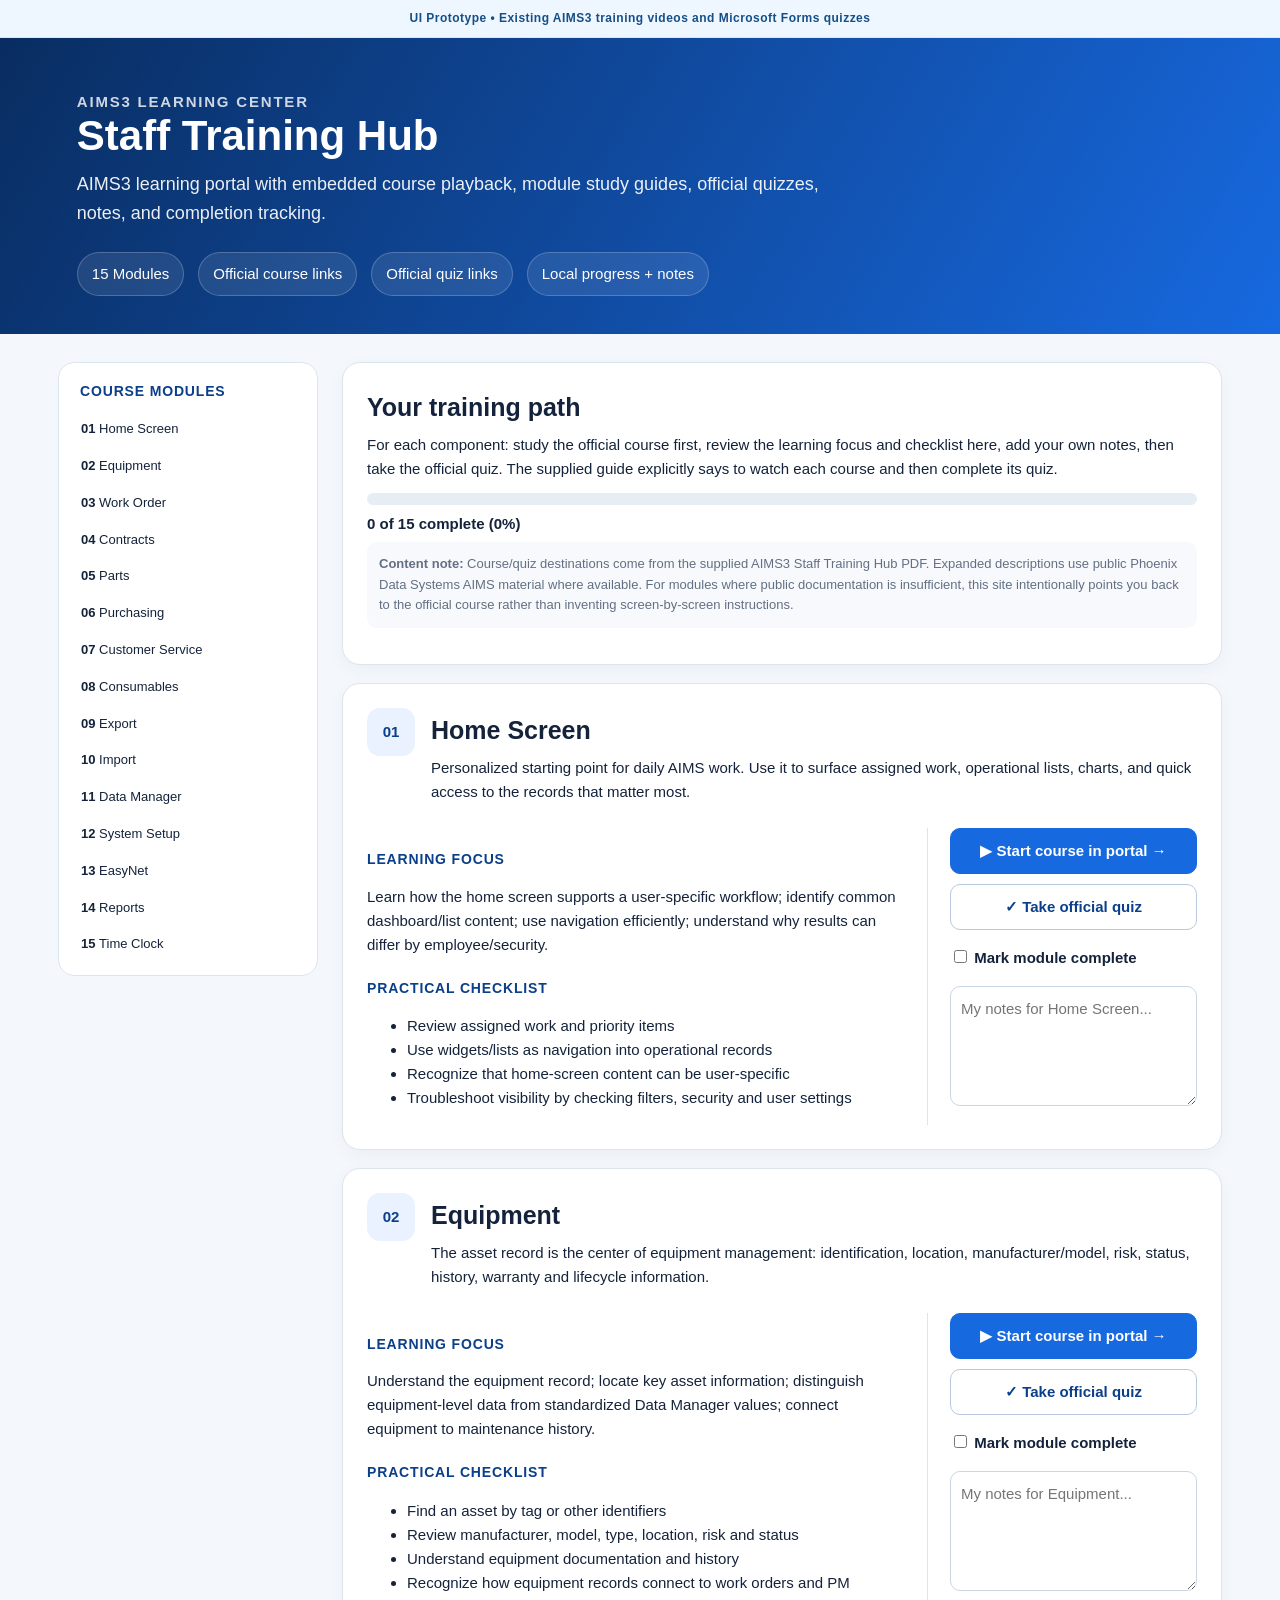
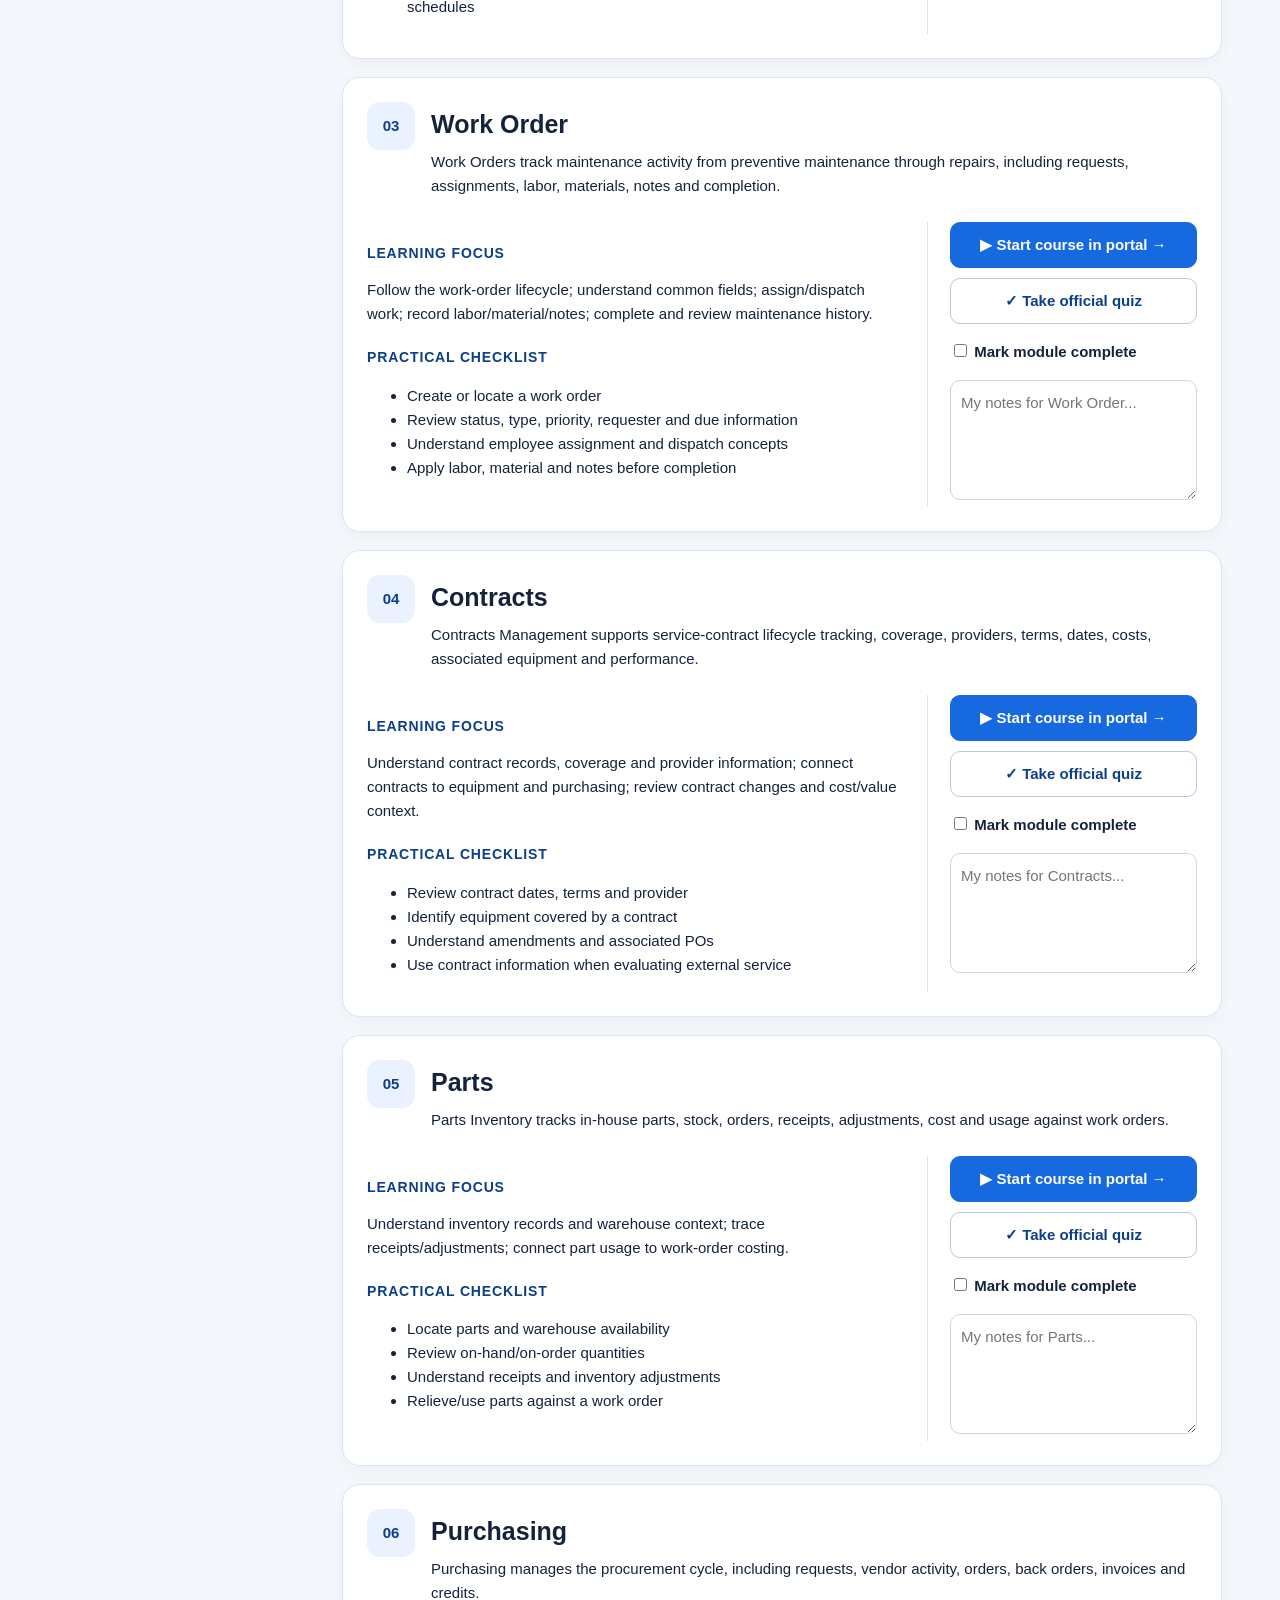
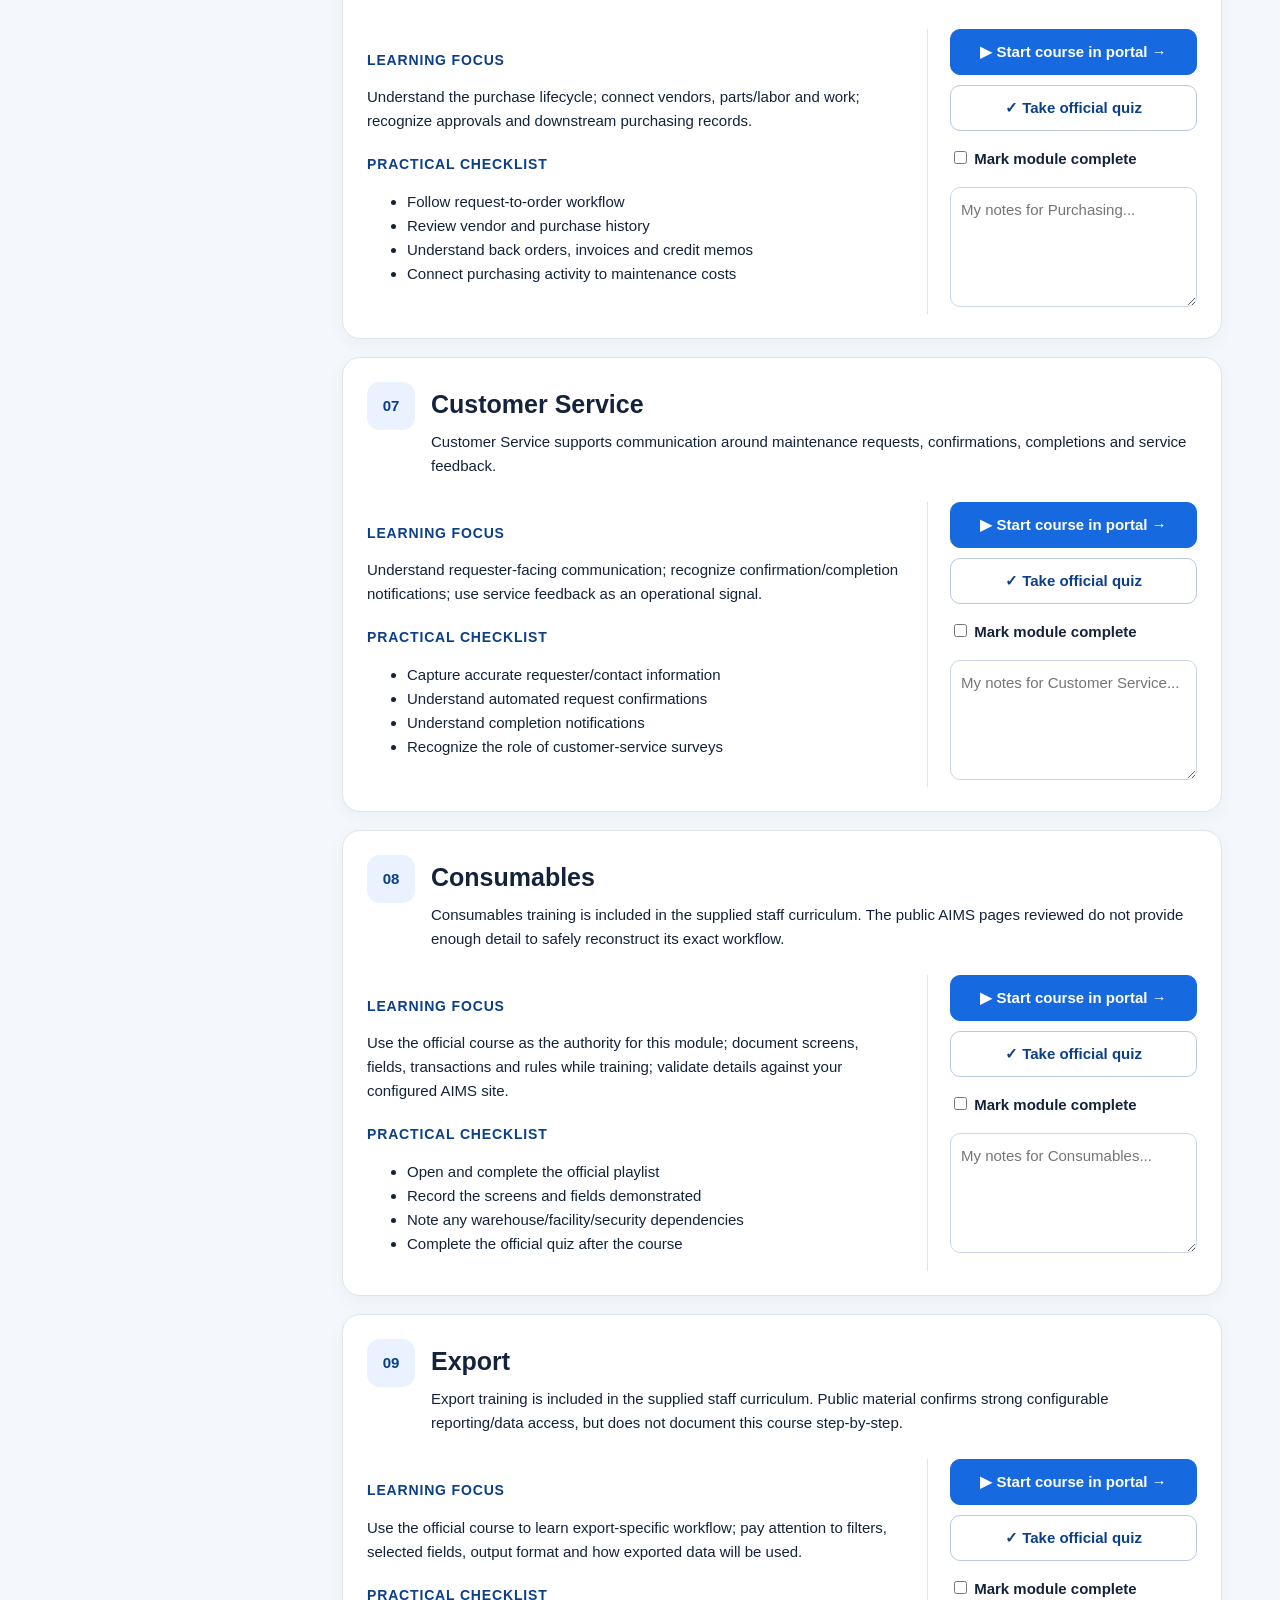
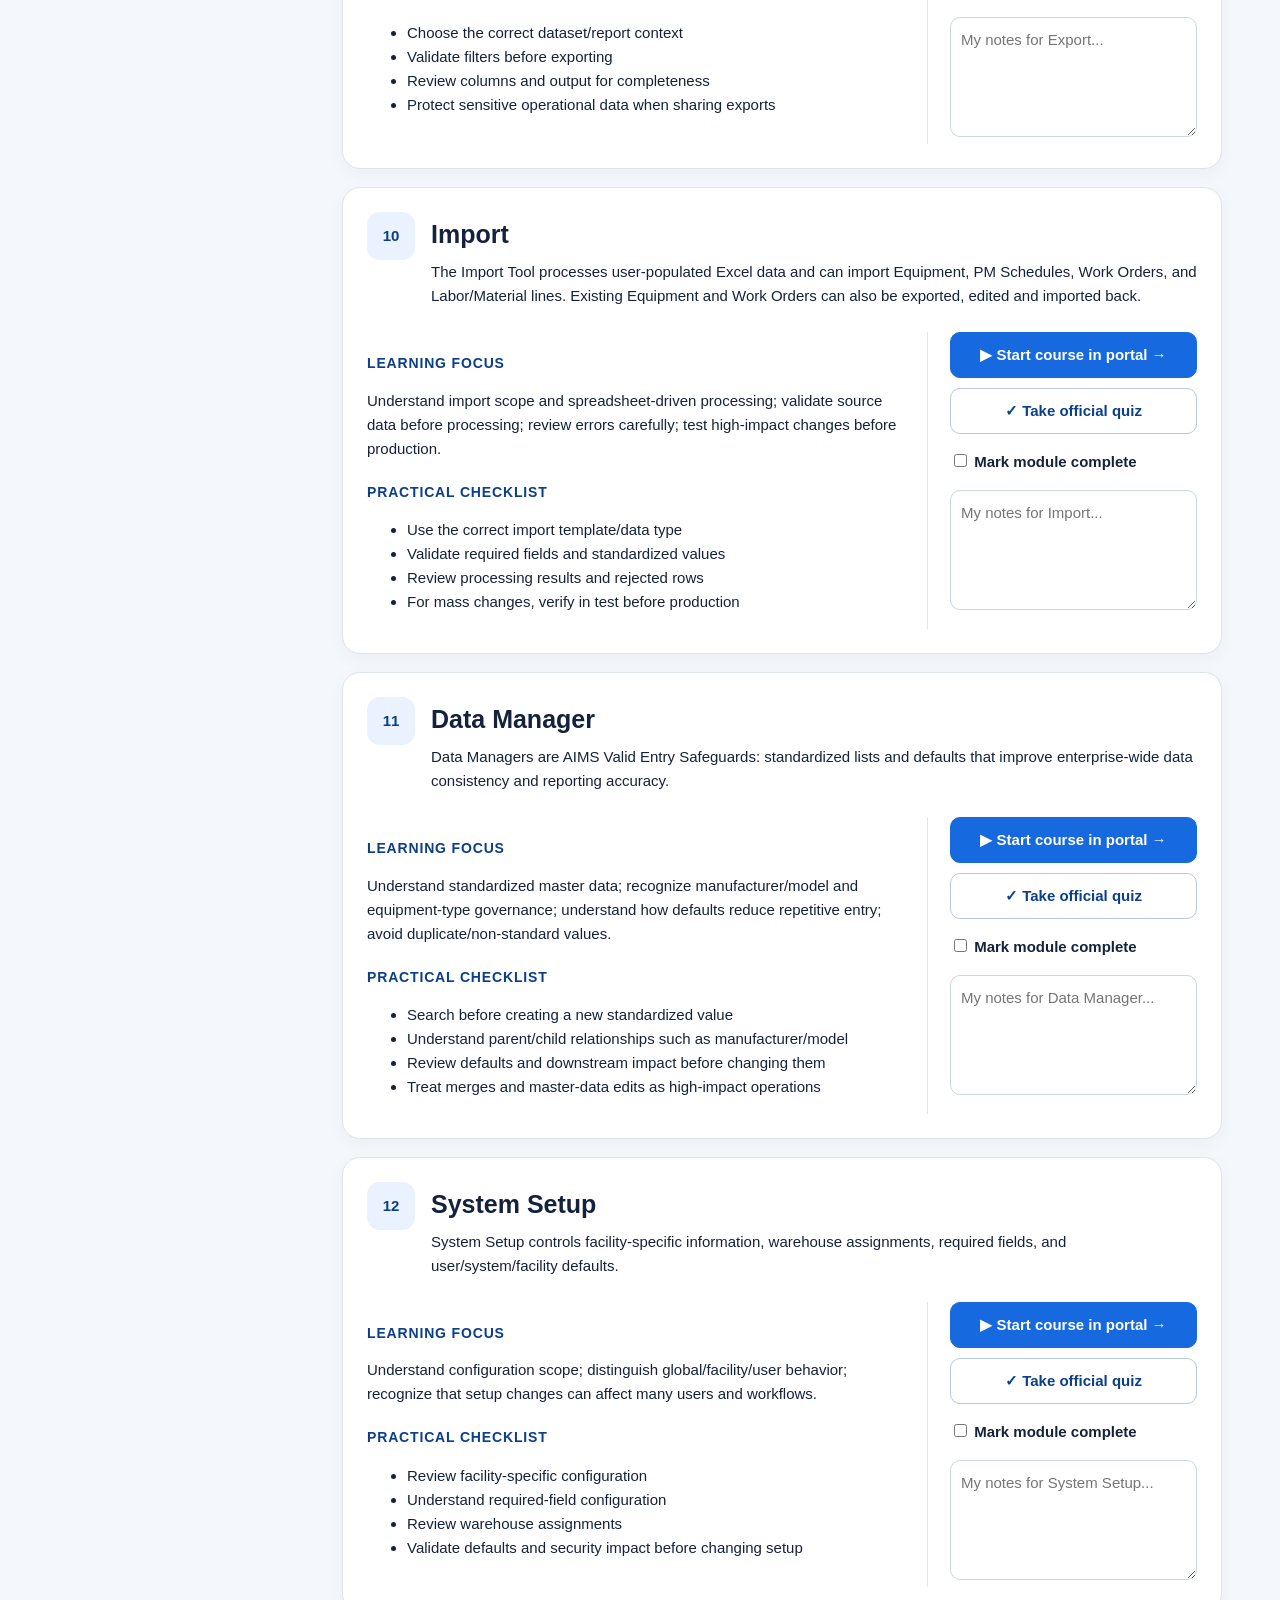
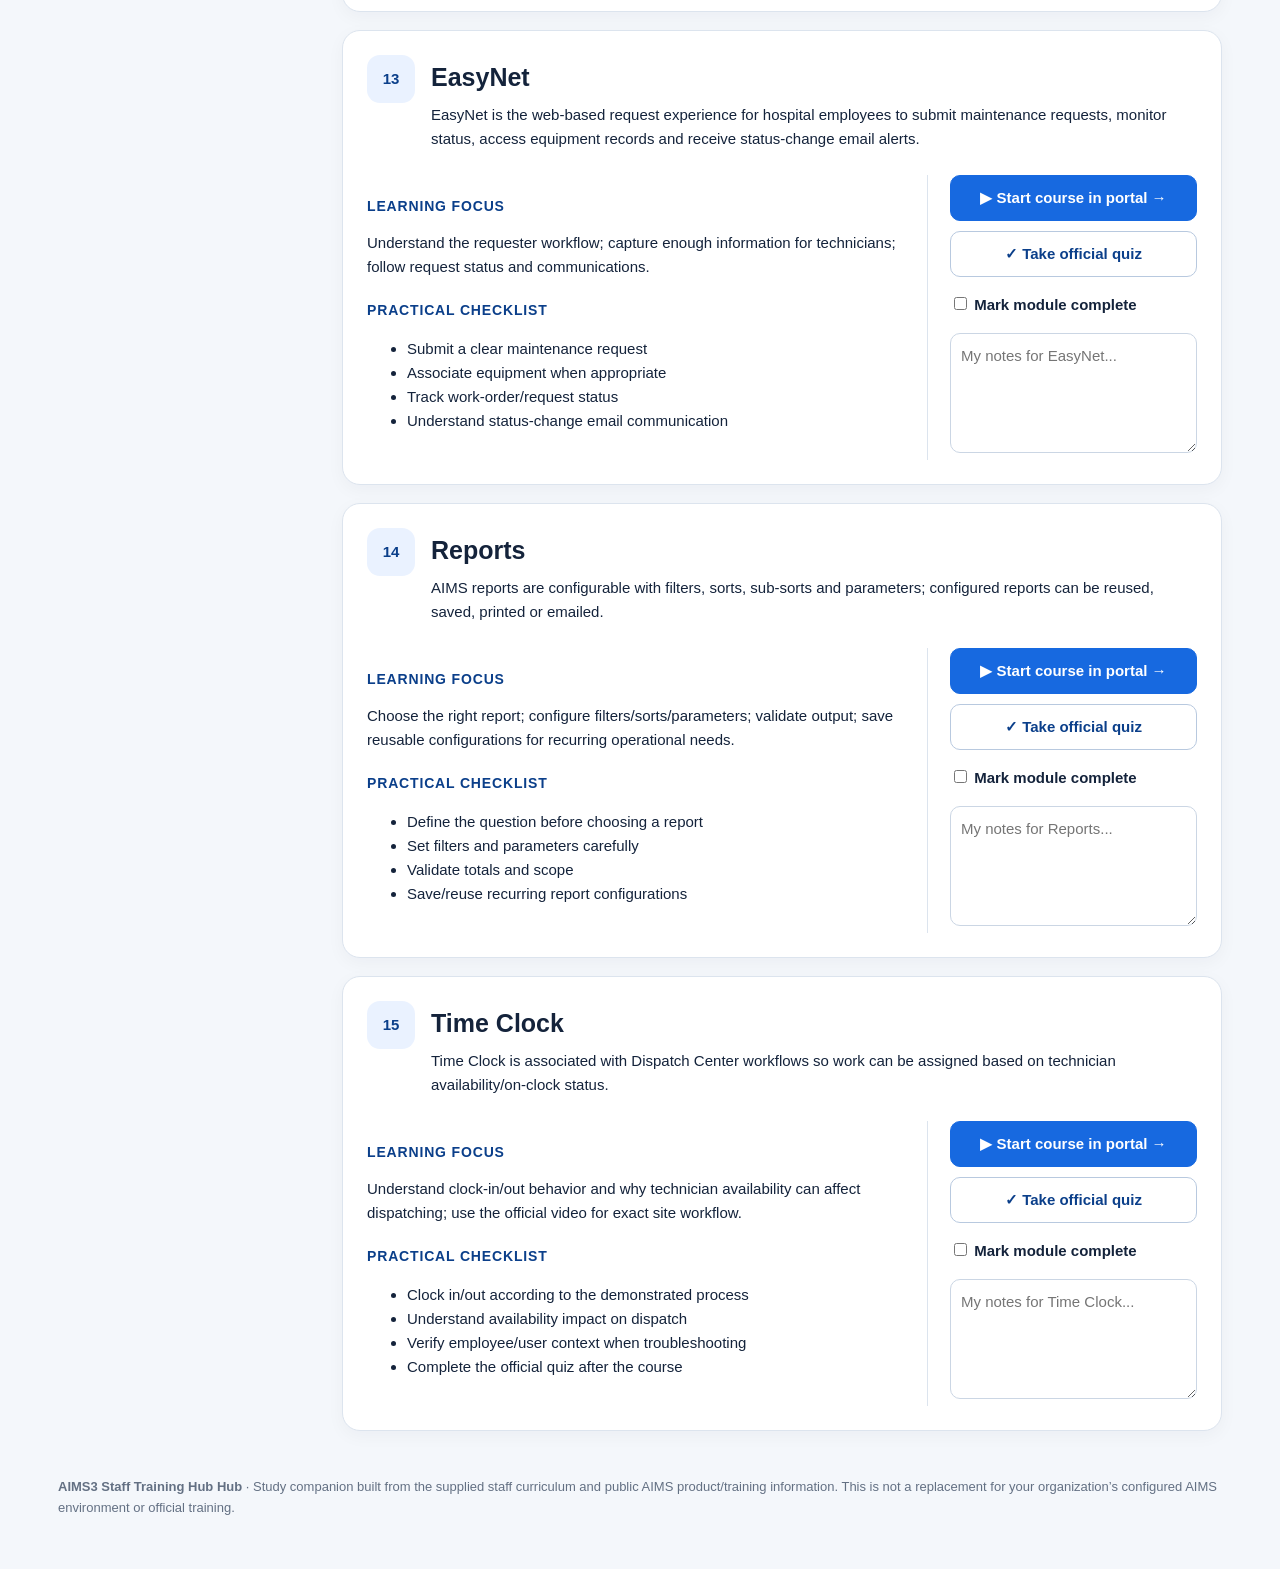
<file: index.html>
<!DOCTYPE html>
<html>
 <head>
  <meta charset="utf-8"/>
  <meta content="width=device-width,initial-scale=1" name="viewport"/>
  <title>
   AIMS3 Staff Training Hub Hub
  </title>
  <link href="styles.css" rel="stylesheet"/>
 </head>
 <body>
<div class="prototype-banner">UI Prototype • Existing AIMS3 training videos and Microsoft Forms quizzes</div>
  <header>
   <div class="wrap">
    <div style="font-weight:800;letter-spacing:.12em;opacity:.8">
     AIMS3 LEARNING CENTER
    </div>
    <h1>
     Staff Training Hub
    </h1>
    <p>
     AIMS3 learning portal with embedded course playback, module study guides, official quizzes, notes, and completion tracking.
    </p>
    <div class="stats">
     <span class="pill">
      15 Modules
     </span>
     <span class="pill">
      Official course links
     </span>
     <span class="pill">
      Official quiz links
     </span>
     <span class="pill">
      Local progress + notes
     </span>
    </div>
   </div>
  </header>
  <div class="layout">
   <nav>
    <h3>
     Course Modules
    </h3>
    <a href="#m01">
     <b>
      01
     </b>
     Home Screen
    </a>
    <a href="#m02">
     <b>
      02
     </b>
     Equipment
    </a>
    <a href="#m03">
     <b>
      03
     </b>
     Work Order
    </a>
    <a href="#m04">
     <b>
      04
     </b>
     Contracts
    </a>
    <a href="#m05">
     <b>
      05
     </b>
     Parts
    </a>
    <a href="#m06">
     <b>
      06
     </b>
     Purchasing
    </a>
    <a href="#m07">
     <b>
      07
     </b>
     Customer Service
    </a>
    <a href="#m08">
     <b>
      08
     </b>
     Consumables
    </a>
    <a href="#m09">
     <b>
      09
     </b>
     Export
    </a>
    <a href="#m10">
     <b>
      10
     </b>
     Import
    </a>
    <a href="#m11">
     <b>
      11
     </b>
     Data Manager
    </a>
    <a href="#m12">
     <b>
      12
     </b>
     System Setup
    </a>
    <a href="#m13">
     <b>
      13
     </b>
     EasyNet
    </a>
    <a href="#m14">
     <b>
      14
     </b>
     Reports
    </a>
    <a href="#m15">
     <b>
      15
     </b>
     Time Clock
    </a>
   </nav>
   <main>
    <section class="intro">
     <h2>
      Your training path
     </h2>
     <p>
      For each component: study the official course first, review the learning focus and checklist here, add your own notes, then take the official quiz. The supplied guide explicitly says to watch each course and then complete its quiz.
     </p>
     <div class="progressbar">
      <div id="bar">
      </div>
     </div>
     <div id="progressText">
      0 of 15 complete
     </div>
     <p class="source">
      <b>
       Content note:
      </b>
      Course/quiz destinations come from the supplied AIMS3 Staff Training Hub PDF. Expanded descriptions use public Phoenix Data Systems AIMS material where available. For modules where public documentation is insufficient, this site intentionally points you back to the official course rather than inventing screen-by-screen instructions.
     </p>
    </section>
    <article class="module" id="m01">
     <div class="modtop">
      <span class="num">
       01
      </span>
      <div>
       <h2>
        Home Screen
       </h2>
       <p>
        Personalized starting point for daily AIMS work. Use it to surface assigned work, operational lists, charts, and quick access to the records that matter most.
       </p>
      </div>
     </div>
     <div class="grid">
      <section>
       <h3>
        Learning focus
       </h3>
       <p>
        Learn how the home screen supports a user-specific workflow; identify common dashboard/list content; use navigation efficiently; understand why results can differ by employee/security.
       </p>
       <h3>
        Practical checklist
       </h3>
       <ul>
        <li>
         Review assigned work and priority items
        </li>
        <li>
         Use widgets/lists as navigation into operational records
        </li>
        <li>
         Recognize that home-screen content can be user-specific
        </li>
        <li>
         Troubleshoot visibility by checking filters, security and user settings
        </li>
       </ul>
      </section>
      <aside>
       <a class="btn primary" href="course.html?module=01">
        ▶ Start course in portal
       </a>
       <a class="btn" href="https://forms.cloud.microsoft/r/iAQ8J7387e" target="_blank">
        ✓ Take official quiz
       </a>
       <label class="complete">
        <input data-module="01" type="checkbox"/>
        Mark module complete
       </label>
       <textarea data-note="01" placeholder="My notes for Home Screen..."></textarea>
      </aside>
     </div>
    </article>
    <article class="module" id="m02">
     <div class="modtop">
      <span class="num">
       02
      </span>
      <div>
       <h2>
        Equipment
       </h2>
       <p>
        The asset record is the center of equipment management: identification, location, manufacturer/model, risk, status, history, warranty and lifecycle information.
       </p>
      </div>
     </div>
     <div class="grid">
      <section>
       <h3>
        Learning focus
       </h3>
       <p>
        Understand the equipment record; locate key asset information; distinguish equipment-level data from standardized Data Manager values; connect equipment to maintenance history.
       </p>
       <h3>
        Practical checklist
       </h3>
       <ul>
        <li>
         Find an asset by tag or other identifiers
        </li>
        <li>
         Review manufacturer, model, type, location, risk and status
        </li>
        <li>
         Understand equipment documentation and history
        </li>
        <li>
         Recognize how equipment records connect to work orders and PM schedules
        </li>
       </ul>
      </section>
      <aside>
       <a class="btn primary" href="course.html?module=02">
        ▶ Start course in portal
       </a>
       <a class="btn" href="https://forms.cloud.microsoft/r/vxgnS5YqaF" target="_blank">
        ✓ Take official quiz
       </a>
       <label class="complete">
        <input data-module="02" type="checkbox"/>
        Mark module complete
       </label>
       <textarea data-note="02" placeholder="My notes for Equipment..."></textarea>
      </aside>
     </div>
    </article>
    <article class="module" id="m03">
     <div class="modtop">
      <span class="num">
       03
      </span>
      <div>
       <h2>
        Work Order
       </h2>
       <p>
        Work Orders track maintenance activity from preventive maintenance through repairs, including requests, assignments, labor, materials, notes and completion.
       </p>
      </div>
     </div>
     <div class="grid">
      <section>
       <h3>
        Learning focus
       </h3>
       <p>
        Follow the work-order lifecycle; understand common fields; assign/dispatch work; record labor/material/notes; complete and review maintenance history.
       </p>
       <h3>
        Practical checklist
       </h3>
       <ul>
        <li>
         Create or locate a work order
        </li>
        <li>
         Review status, type, priority, requester and due information
        </li>
        <li>
         Understand employee assignment and dispatch concepts
        </li>
        <li>
         Apply labor, material and notes before completion
        </li>
       </ul>
      </section>
      <aside>
       <a class="btn primary" href="course.html?module=03">
        ▶ Start course in portal
       </a>
       <a class="btn" href="https://forms.cloud.microsoft/r/AYNPr2DKff" target="_blank">
        ✓ Take official quiz
       </a>
       <label class="complete">
        <input data-module="03" type="checkbox"/>
        Mark module complete
       </label>
       <textarea data-note="03" placeholder="My notes for Work Order..."></textarea>
      </aside>
     </div>
    </article>
    <article class="module" id="m04">
     <div class="modtop">
      <span class="num">
       04
      </span>
      <div>
       <h2>
        Contracts
       </h2>
       <p>
        Contracts Management supports service-contract lifecycle tracking, coverage, providers, terms, dates, costs, associated equipment and performance.
       </p>
      </div>
     </div>
     <div class="grid">
      <section>
       <h3>
        Learning focus
       </h3>
       <p>
        Understand contract records, coverage and provider information; connect contracts to equipment and purchasing; review contract changes and cost/value context.
       </p>
       <h3>
        Practical checklist
       </h3>
       <ul>
        <li>
         Review contract dates, terms and provider
        </li>
        <li>
         Identify equipment covered by a contract
        </li>
        <li>
         Understand amendments and associated POs
        </li>
        <li>
         Use contract information when evaluating external service
        </li>
       </ul>
      </section>
      <aside>
       <a class="btn primary" href="course.html?module=04">
        ▶ Start course in portal
       </a>
       <a class="btn" href="https://forms.cloud.microsoft/r/syhva3YSU6" target="_blank">
        ✓ Take official quiz
       </a>
       <label class="complete">
        <input data-module="04" type="checkbox"/>
        Mark module complete
       </label>
       <textarea data-note="04" placeholder="My notes for Contracts..."></textarea>
      </aside>
     </div>
    </article>
    <article class="module" id="m05">
     <div class="modtop">
      <span class="num">
       05
      </span>
      <div>
       <h2>
        Parts
       </h2>
       <p>
        Parts Inventory tracks in-house parts, stock, orders, receipts, adjustments, cost and usage against work orders.
       </p>
      </div>
     </div>
     <div class="grid">
      <section>
       <h3>
        Learning focus
       </h3>
       <p>
        Understand inventory records and warehouse context; trace receipts/adjustments; connect part usage to work-order costing.
       </p>
       <h3>
        Practical checklist
       </h3>
       <ul>
        <li>
         Locate parts and warehouse availability
        </li>
        <li>
         Review on-hand/on-order quantities
        </li>
        <li>
         Understand receipts and inventory adjustments
        </li>
        <li>
         Relieve/use parts against a work order
        </li>
       </ul>
      </section>
      <aside>
       <a class="btn primary" href="course.html?module=05">
        ▶ Start course in portal
       </a>
       <a class="btn" href="https://forms.cloud.microsoft/r/yUbFF8BKQt" target="_blank">
        ✓ Take official quiz
       </a>
       <label class="complete">
        <input data-module="05" type="checkbox"/>
        Mark module complete
       </label>
       <textarea data-note="05" placeholder="My notes for Parts..."></textarea>
      </aside>
     </div>
    </article>
    <article class="module" id="m06">
     <div class="modtop">
      <span class="num">
       06
      </span>
      <div>
       <h2>
        Purchasing
       </h2>
       <p>
        Purchasing manages the procurement cycle, including requests, vendor activity, orders, back orders, invoices and credits.
       </p>
      </div>
     </div>
     <div class="grid">
      <section>
       <h3>
        Learning focus
       </h3>
       <p>
        Understand the purchase lifecycle; connect vendors, parts/labor and work; recognize approvals and downstream purchasing records.
       </p>
       <h3>
        Practical checklist
       </h3>
       <ul>
        <li>
         Follow request-to-order workflow
        </li>
        <li>
         Review vendor and purchase history
        </li>
        <li>
         Understand back orders, invoices and credit memos
        </li>
        <li>
         Connect purchasing activity to maintenance costs
        </li>
       </ul>
      </section>
      <aside>
       <a class="btn primary" href="course.html?module=06">
        ▶ Start course in portal
       </a>
       <a class="btn" href="https://forms.cloud.microsoft/r/771fAphsT3" target="_blank">
        ✓ Take official quiz
       </a>
       <label class="complete">
        <input data-module="06" type="checkbox"/>
        Mark module complete
       </label>
       <textarea data-note="06" placeholder="My notes for Purchasing..."></textarea>
      </aside>
     </div>
    </article>
    <article class="module" id="m07">
     <div class="modtop">
      <span class="num">
       07
      </span>
      <div>
       <h2>
        Customer Service
       </h2>
       <p>
        Customer Service supports communication around maintenance requests, confirmations, completions and service feedback.
       </p>
      </div>
     </div>
     <div class="grid">
      <section>
       <h3>
        Learning focus
       </h3>
       <p>
        Understand requester-facing communication; recognize confirmation/completion notifications; use service feedback as an operational signal.
       </p>
       <h3>
        Practical checklist
       </h3>
       <ul>
        <li>
         Capture accurate requester/contact information
        </li>
        <li>
         Understand automated request confirmations
        </li>
        <li>
         Understand completion notifications
        </li>
        <li>
         Recognize the role of customer-service surveys
        </li>
       </ul>
      </section>
      <aside>
       <a class="btn primary" href="course.html?module=07">
        ▶ Start course in portal
       </a>
       <a class="btn" href="https://forms.cloud.microsoft/r/23rXZfx559" target="_blank">
        ✓ Take official quiz
       </a>
       <label class="complete">
        <input data-module="07" type="checkbox"/>
        Mark module complete
       </label>
       <textarea data-note="07" placeholder="My notes for Customer Service..."></textarea>
      </aside>
     </div>
    </article>
    <article class="module" id="m08">
     <div class="modtop">
      <span class="num">
       08
      </span>
      <div>
       <h2>
        Consumables
       </h2>
       <p>
        Consumables training is included in the supplied staff curriculum. The public AIMS pages reviewed do not provide enough detail to safely reconstruct its exact workflow.
       </p>
      </div>
     </div>
     <div class="grid">
      <section>
       <h3>
        Learning focus
       </h3>
       <p>
        Use the official course as the authority for this module; document screens, fields, transactions and rules while training; validate details against your configured AIMS site.
       </p>
       <h3>
        Practical checklist
       </h3>
       <ul>
        <li>
         Open and complete the official playlist
        </li>
        <li>
         Record the screens and fields demonstrated
        </li>
        <li>
         Note any warehouse/facility/security dependencies
        </li>
        <li>
         Complete the official quiz after the course
        </li>
       </ul>
      </section>
      <aside>
       <a class="btn primary" href="course.html?module=08">
        ▶ Start course in portal
       </a>
       <a class="btn" href="https://forms.cloud.microsoft/r/fCDCtGA3kk" target="_blank">
        ✓ Take official quiz
       </a>
       <label class="complete">
        <input data-module="08" type="checkbox"/>
        Mark module complete
       </label>
       <textarea data-note="08" placeholder="My notes for Consumables..."></textarea>
      </aside>
     </div>
    </article>
    <article class="module" id="m09">
     <div class="modtop">
      <span class="num">
       09
      </span>
      <div>
       <h2>
        Export
       </h2>
       <p>
        Export training is included in the supplied staff curriculum. Public material confirms strong configurable reporting/data access, but does not document this course step-by-step.
       </p>
      </div>
     </div>
     <div class="grid">
      <section>
       <h3>
        Learning focus
       </h3>
       <p>
        Use the official course to learn export-specific workflow; pay attention to filters, selected fields, output format and how exported data will be used.
       </p>
       <h3>
        Practical checklist
       </h3>
       <ul>
        <li>
         Choose the correct dataset/report context
        </li>
        <li>
         Validate filters before exporting
        </li>
        <li>
         Review columns and output for completeness
        </li>
        <li>
         Protect sensitive operational data when sharing exports
        </li>
       </ul>
      </section>
      <aside>
       <a class="btn primary" href="course.html?module=09">
        ▶ Start course in portal
       </a>
       <a class="btn" href="https://forms.cloud.microsoft/r/UVtEBu1yMQ" target="_blank">
        ✓ Take official quiz
       </a>
       <label class="complete">
        <input data-module="09" type="checkbox"/>
        Mark module complete
       </label>
       <textarea data-note="09" placeholder="My notes for Export..."></textarea>
      </aside>
     </div>
    </article>
    <article class="module" id="m10">
     <div class="modtop">
      <span class="num">
       10
      </span>
      <div>
       <h2>
        Import
       </h2>
       <p>
        The Import Tool processes user-populated Excel data and can import Equipment, PM Schedules, Work Orders, and Labor/Material lines. Existing Equipment and Work Orders can also be exported, edited and imported back.
       </p>
      </div>
     </div>
     <div class="grid">
      <section>
       <h3>
        Learning focus
       </h3>
       <p>
        Understand import scope and spreadsheet-driven processing; validate source data before processing; review errors carefully; test high-impact changes before production.
       </p>
       <h3>
        Practical checklist
       </h3>
       <ul>
        <li>
         Use the correct import template/data type
        </li>
        <li>
         Validate required fields and standardized values
        </li>
        <li>
         Review processing results and rejected rows
        </li>
        <li>
         For mass changes, verify in test before production
        </li>
       </ul>
      </section>
      <aside>
       <a class="btn primary" href="course.html?module=10">
        ▶ Start course in portal
       </a>
       <a class="btn" href="https://forms.cloud.microsoft/Pages/ResponsePage.aspx?id=XvCJrrjlAkK2O--mzOwRyLB0vB7KyfBDjchwLB0UfnVUOVlaRzlFVlhGSzI4RU02M1pTQjE5RktTTSQlQCN0PWcu" target="_blank">
        ✓ Take official quiz
       </a>
       <label class="complete">
        <input data-module="10" type="checkbox"/>
        Mark module complete
       </label>
       <textarea data-note="10" placeholder="My notes for Import..."></textarea>
      </aside>
     </div>
    </article>
    <article class="module" id="m11">
     <div class="modtop">
      <span class="num">
       11
      </span>
      <div>
       <h2>
        Data Manager
       </h2>
       <p>
        Data Managers are AIMS Valid Entry Safeguards: standardized lists and defaults that improve enterprise-wide data consistency and reporting accuracy.
       </p>
      </div>
     </div>
     <div class="grid">
      <section>
       <h3>
        Learning focus
       </h3>
       <p>
        Understand standardized master data; recognize manufacturer/model and equipment-type governance; understand how defaults reduce repetitive entry; avoid duplicate/non-standard values.
       </p>
       <h3>
        Practical checklist
       </h3>
       <ul>
        <li>
         Search before creating a new standardized value
        </li>
        <li>
         Understand parent/child relationships such as manufacturer/model
        </li>
        <li>
         Review defaults and downstream impact before changing them
        </li>
        <li>
         Treat merges and master-data edits as high-impact operations
        </li>
       </ul>
      </section>
      <aside>
       <a class="btn primary" href="course.html?module=11">
        ▶ Start course in portal
       </a>
       <a class="btn" href="https://forms.cloud.microsoft/pages/responsepage.aspx?id=XvCJrrjlAkK2O--mzOwRyLB0vB7KyfBDjchwLB0UfnVUMlJGUkVSU0hOWThDSUdORVRIVDhSM0o5WCQlQCN0PWcu&amp;route=shorturl" target="_blank">
        ✓ Take official quiz
       </a>
       <label class="complete">
        <input data-module="11" type="checkbox"/>
        Mark module complete
       </label>
       <textarea data-note="11" placeholder="My notes for Data Manager..."></textarea>
      </aside>
     </div>
    </article>
    <article class="module" id="m12">
     <div class="modtop">
      <span class="num">
       12
      </span>
      <div>
       <h2>
        System Setup
       </h2>
       <p>
        System Setup controls facility-specific information, warehouse assignments, required fields, and user/system/facility defaults.
       </p>
      </div>
     </div>
     <div class="grid">
      <section>
       <h3>
        Learning focus
       </h3>
       <p>
        Understand configuration scope; distinguish global/facility/user behavior; recognize that setup changes can affect many users and workflows.
       </p>
       <h3>
        Practical checklist
       </h3>
       <ul>
        <li>
         Review facility-specific configuration
        </li>
        <li>
         Understand required-field configuration
        </li>
        <li>
         Review warehouse assignments
        </li>
        <li>
         Validate defaults and security impact before changing setup
        </li>
       </ul>
      </section>
      <aside>
       <a class="btn primary" href="course.html?module=12">
        ▶ Start course in portal
       </a>
       <a class="btn" href="https://forms.cloud.microsoft/r/t9e4BVW0hs" target="_blank">
        ✓ Take official quiz
       </a>
       <label class="complete">
        <input data-module="12" type="checkbox"/>
        Mark module complete
       </label>
       <textarea data-note="12" placeholder="My notes for System Setup..."></textarea>
      </aside>
     </div>
    </article>
    <article class="module" id="m13">
     <div class="modtop">
      <span class="num">
       13
      </span>
      <div>
       <h2>
        EasyNet
       </h2>
       <p>
        EasyNet is the web-based request experience for hospital employees to submit maintenance requests, monitor status, access equipment records and receive status-change email alerts.
       </p>
      </div>
     </div>
     <div class="grid">
      <section>
       <h3>
        Learning focus
       </h3>
       <p>
        Understand the requester workflow; capture enough information for technicians; follow request status and communications.
       </p>
       <h3>
        Practical checklist
       </h3>
       <ul>
        <li>
         Submit a clear maintenance request
        </li>
        <li>
         Associate equipment when appropriate
        </li>
        <li>
         Track work-order/request status
        </li>
        <li>
         Understand status-change email communication
        </li>
       </ul>
      </section>
      <aside>
       <a class="btn primary" href="course.html?module=13">
        ▶ Start course in portal
       </a>
       <a class="btn" href="https://forms.cloud.microsoft/r/jiHdkasE4c" target="_blank">
        ✓ Take official quiz
       </a>
       <label class="complete">
        <input data-module="13" type="checkbox"/>
        Mark module complete
       </label>
       <textarea data-note="13" placeholder="My notes for EasyNet..."></textarea>
      </aside>
     </div>
    </article>
    <article class="module" id="m14">
     <div class="modtop">
      <span class="num">
       14
      </span>
      <div>
       <h2>
        Reports
       </h2>
       <p>
        AIMS reports are configurable with filters, sorts, sub-sorts and parameters; configured reports can be reused, saved, printed or emailed.
       </p>
      </div>
     </div>
     <div class="grid">
      <section>
       <h3>
        Learning focus
       </h3>
       <p>
        Choose the right report; configure filters/sorts/parameters; validate output; save reusable configurations for recurring operational needs.
       </p>
       <h3>
        Practical checklist
       </h3>
       <ul>
        <li>
         Define the question before choosing a report
        </li>
        <li>
         Set filters and parameters carefully
        </li>
        <li>
         Validate totals and scope
        </li>
        <li>
         Save/reuse recurring report configurations
        </li>
       </ul>
      </section>
      <aside>
       <a class="btn primary" href="course.html?module=14">
        ▶ Start course in portal
       </a>
       <a class="btn" href="https://forms.cloud.microsoft/r/bvVZnhy6QY" target="_blank">
        ✓ Take official quiz
       </a>
       <label class="complete">
        <input data-module="14" type="checkbox"/>
        Mark module complete
       </label>
       <textarea data-note="14" placeholder="My notes for Reports..."></textarea>
      </aside>
     </div>
    </article>
    <article class="module" id="m15">
     <div class="modtop">
      <span class="num">
       15
      </span>
      <div>
       <h2>
        Time Clock
       </h2>
       <p>
        Time Clock is associated with Dispatch Center workflows so work can be assigned based on technician availability/on-clock status.
       </p>
      </div>
     </div>
     <div class="grid">
      <section>
       <h3>
        Learning focus
       </h3>
       <p>
        Understand clock-in/out behavior and why technician availability can affect dispatching; use the official video for exact site workflow.
       </p>
       <h3>
        Practical checklist
       </h3>
       <ul>
        <li>
         Clock in/out according to the demonstrated process
        </li>
        <li>
         Understand availability impact on dispatch
        </li>
        <li>
         Verify employee/user context when troubleshooting
        </li>
        <li>
         Complete the official quiz after the course
        </li>
       </ul>
      </section>
      <aside>
       <a class="btn primary" href="course.html?module=15">
        ▶ Start course in portal
       </a>
       <a class="btn" href="https://forms.cloud.microsoft/r/SNbSh8Dy77" target="_blank">
        ✓ Take official quiz
       </a>
       <label class="complete">
        <input data-module="15" type="checkbox"/>
        Mark module complete
       </label>
       <textarea data-note="15" placeholder="My notes for Time Clock..."></textarea>
      </aside>
     </div>
    </article>
   </main>
  </div>
  <footer>
   <b>
    AIMS3 Staff Training Hub Hub
   </b>
   · Study companion built from the supplied staff curriculum and public AIMS product/training information. This is not a replacement for your organization’s configured AIMS environment or official training.
  </footer>
  <script src="script.js">
  </script>
 </body>
</html>
</file>
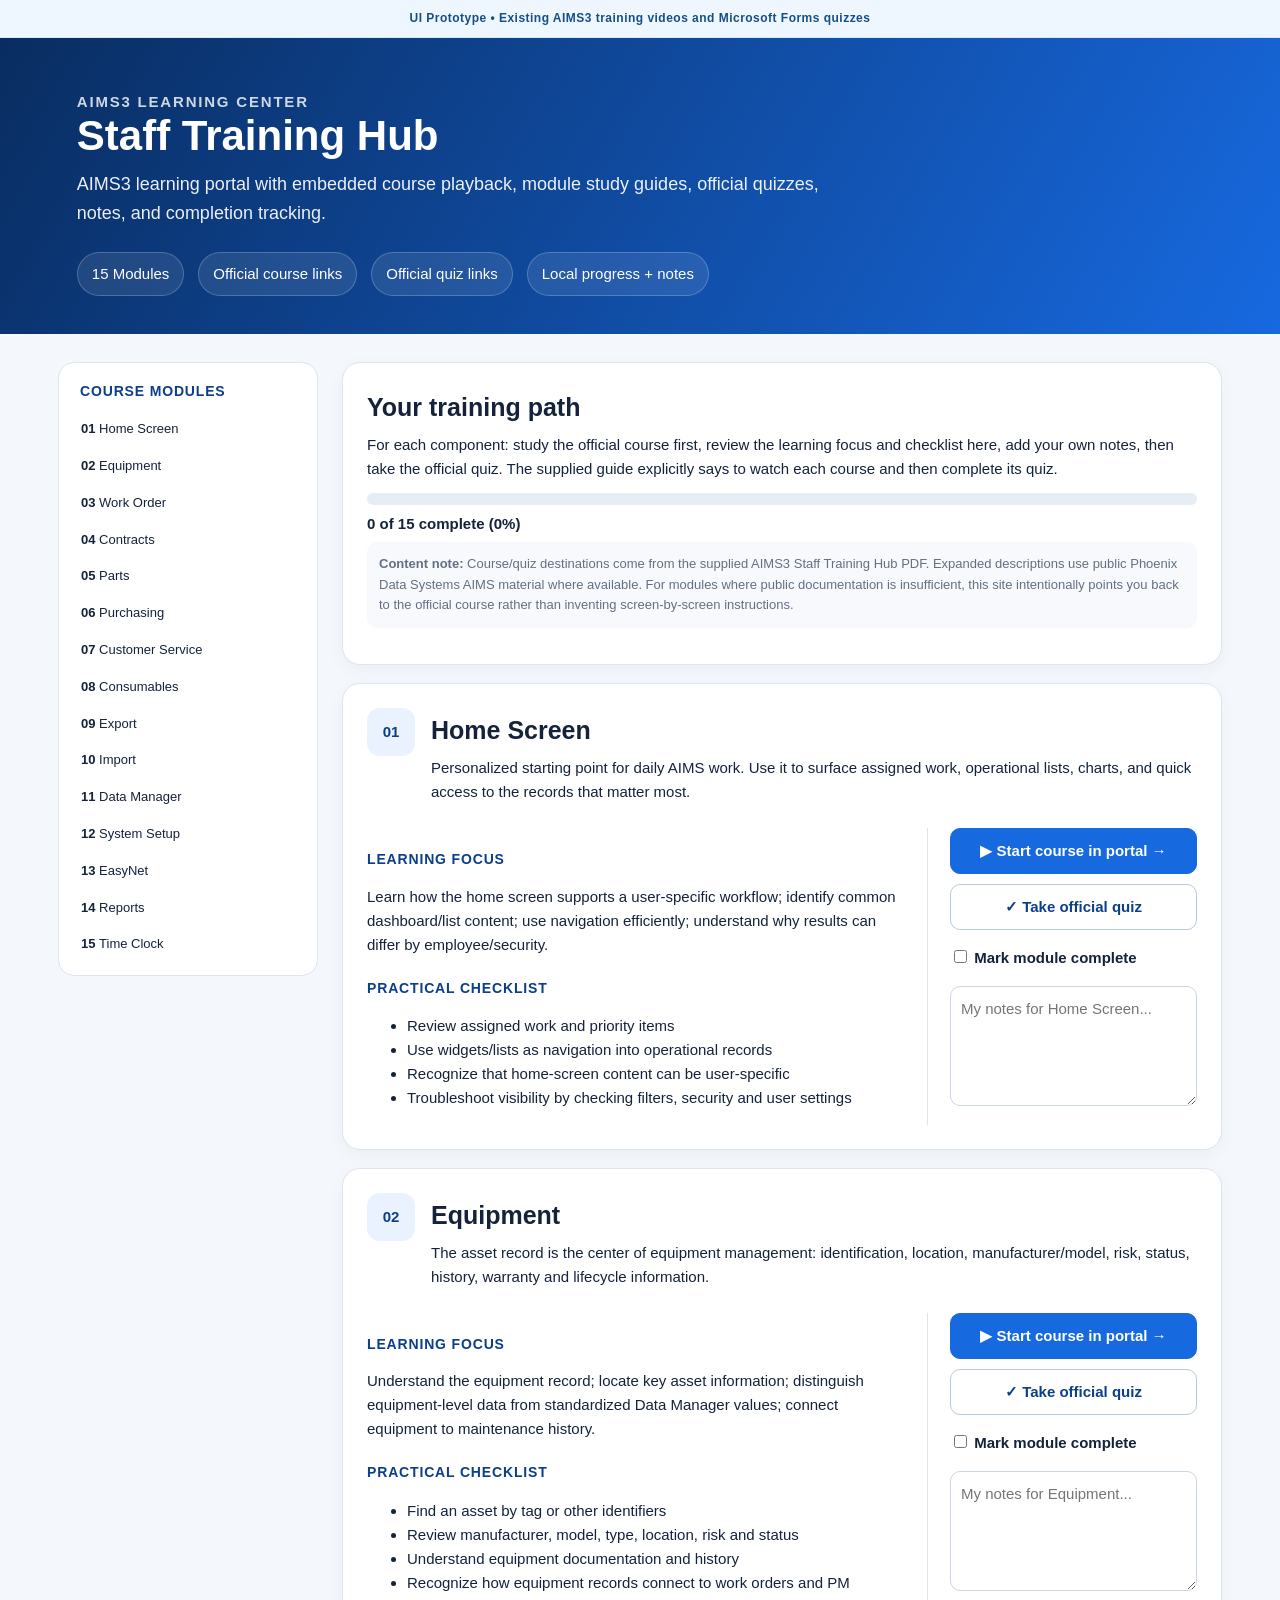
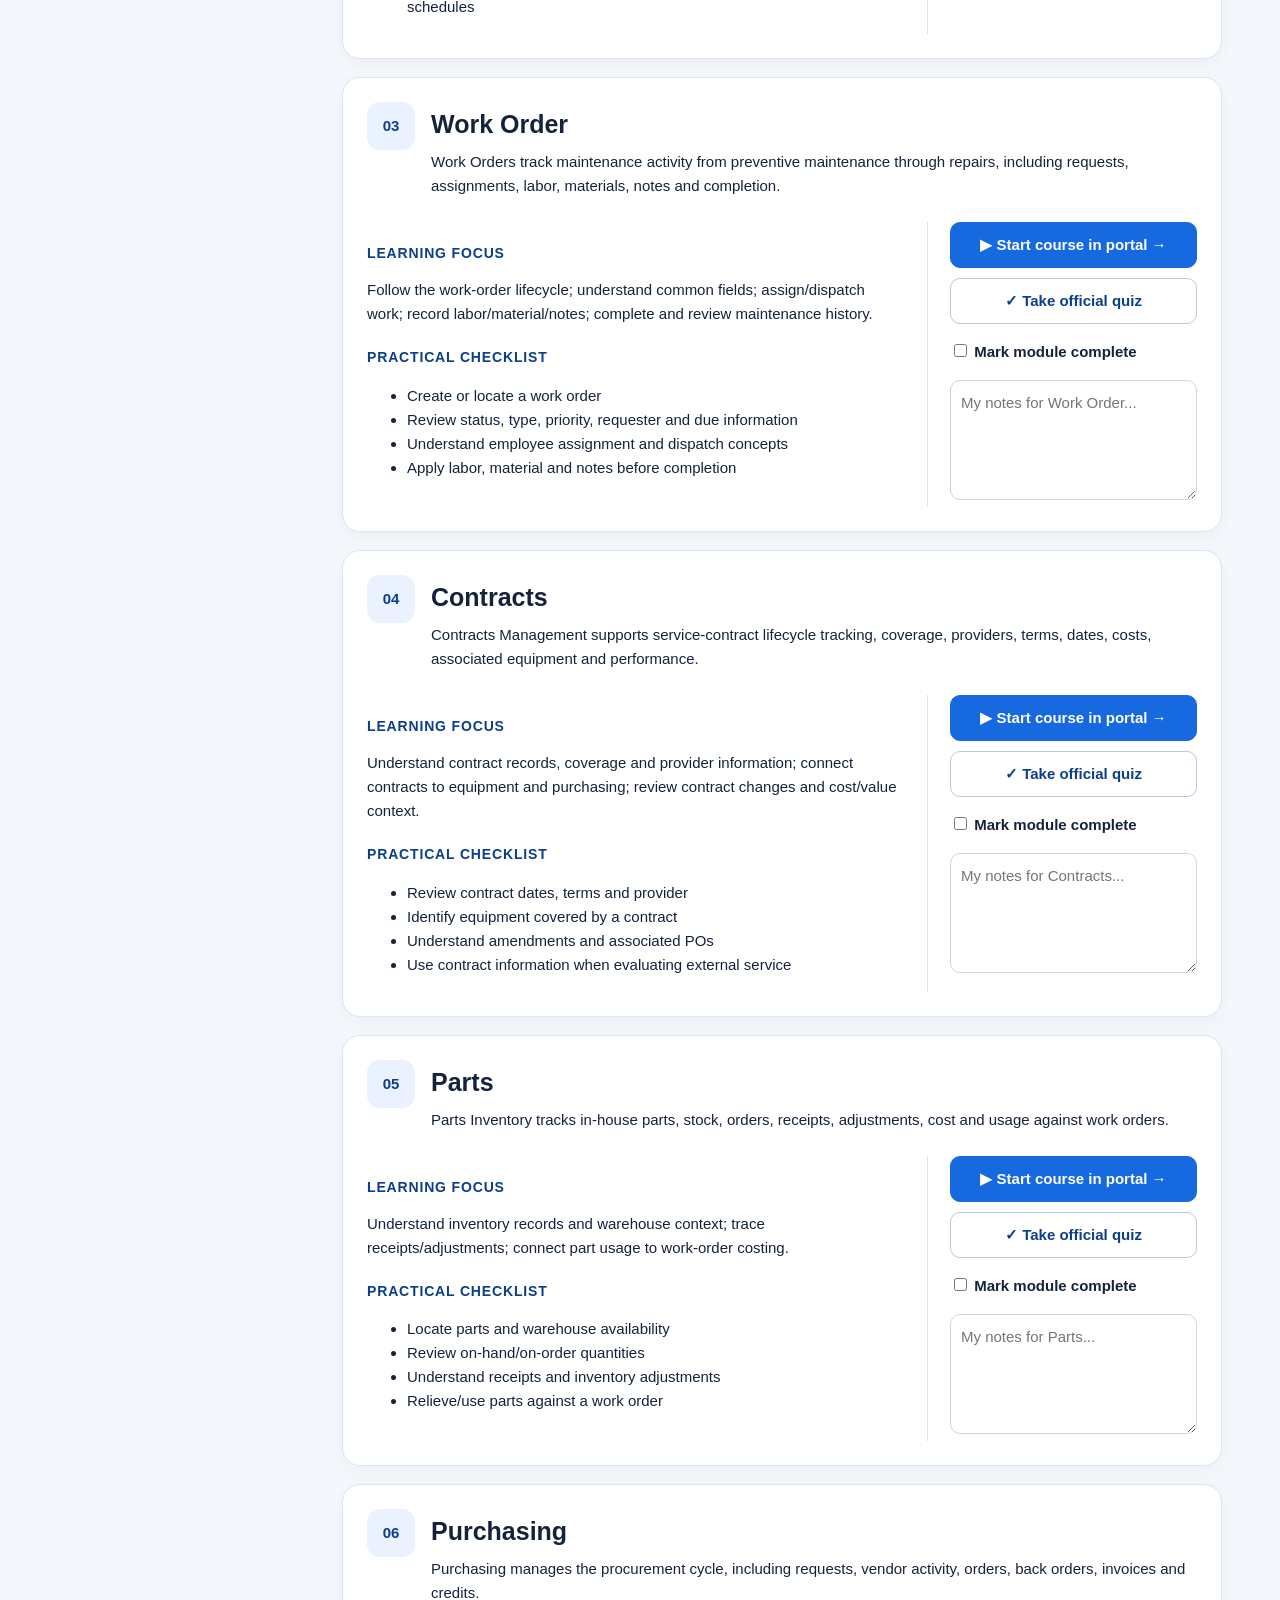
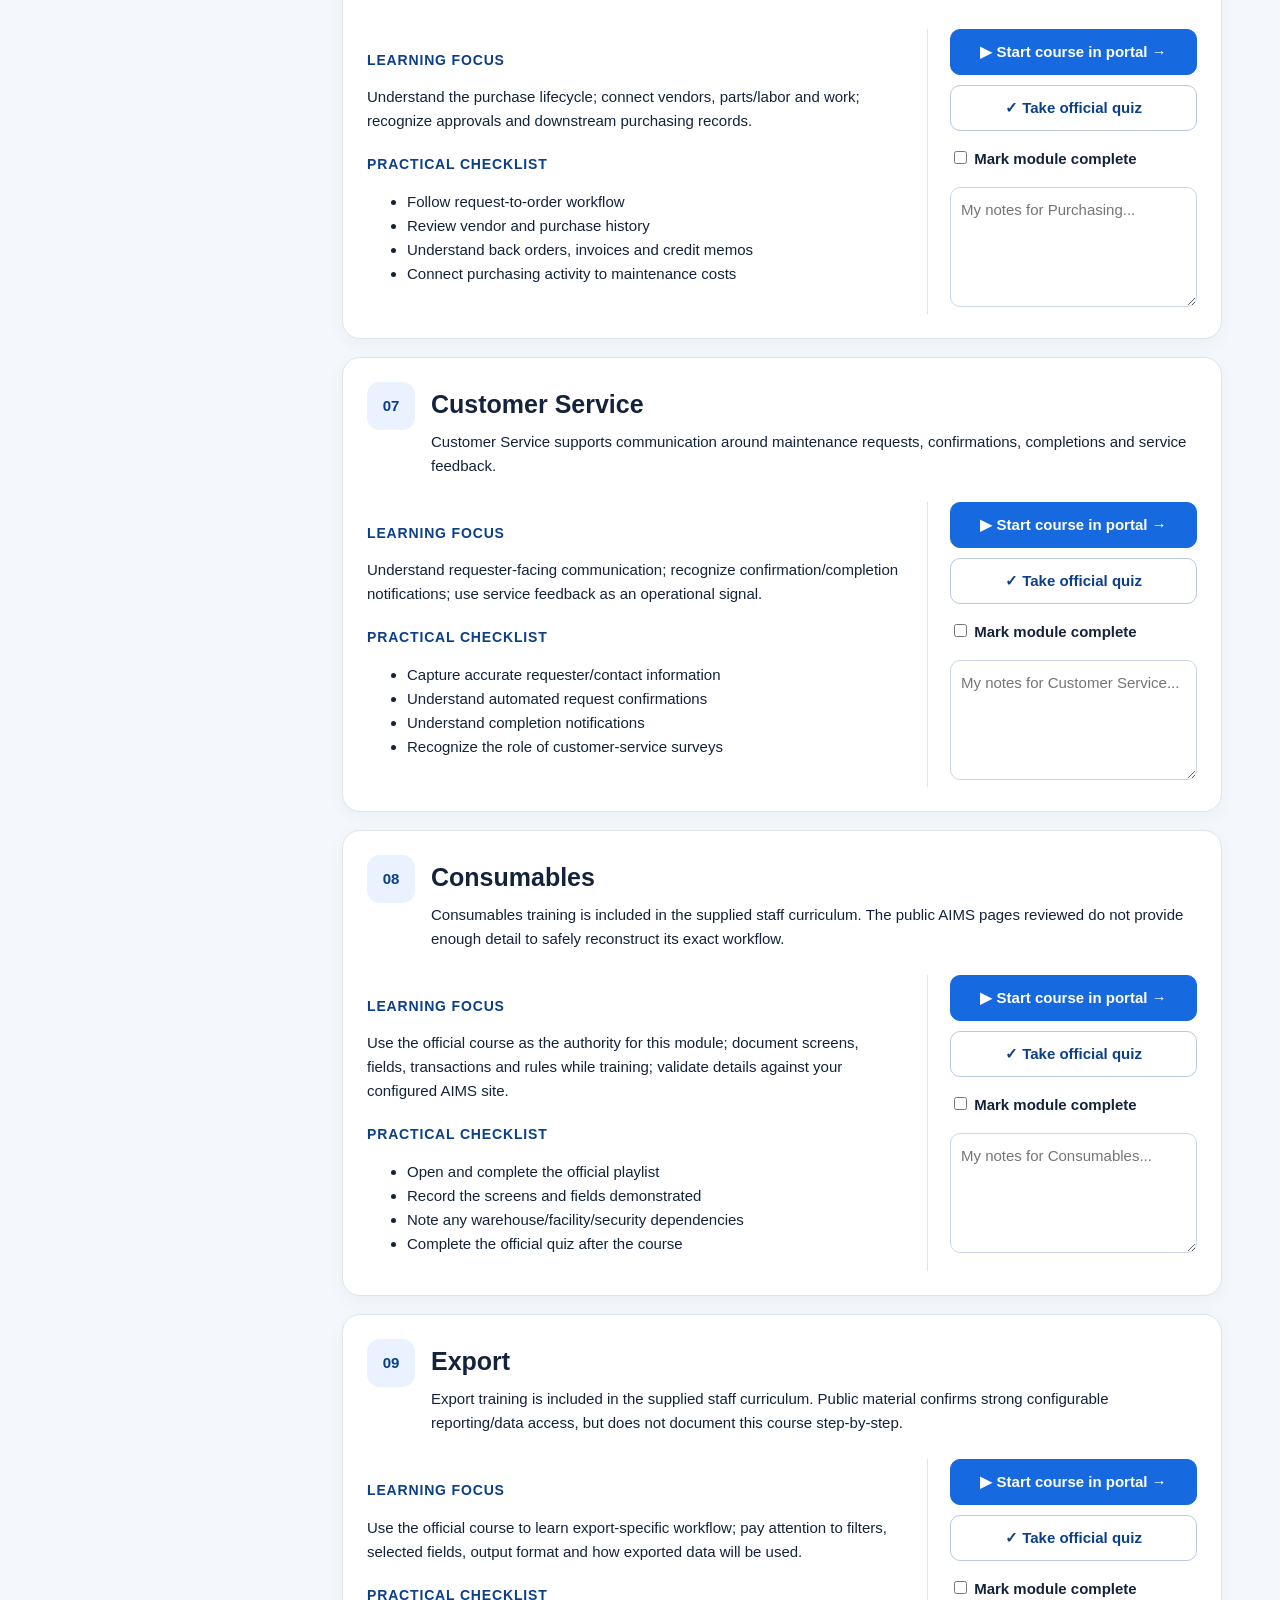
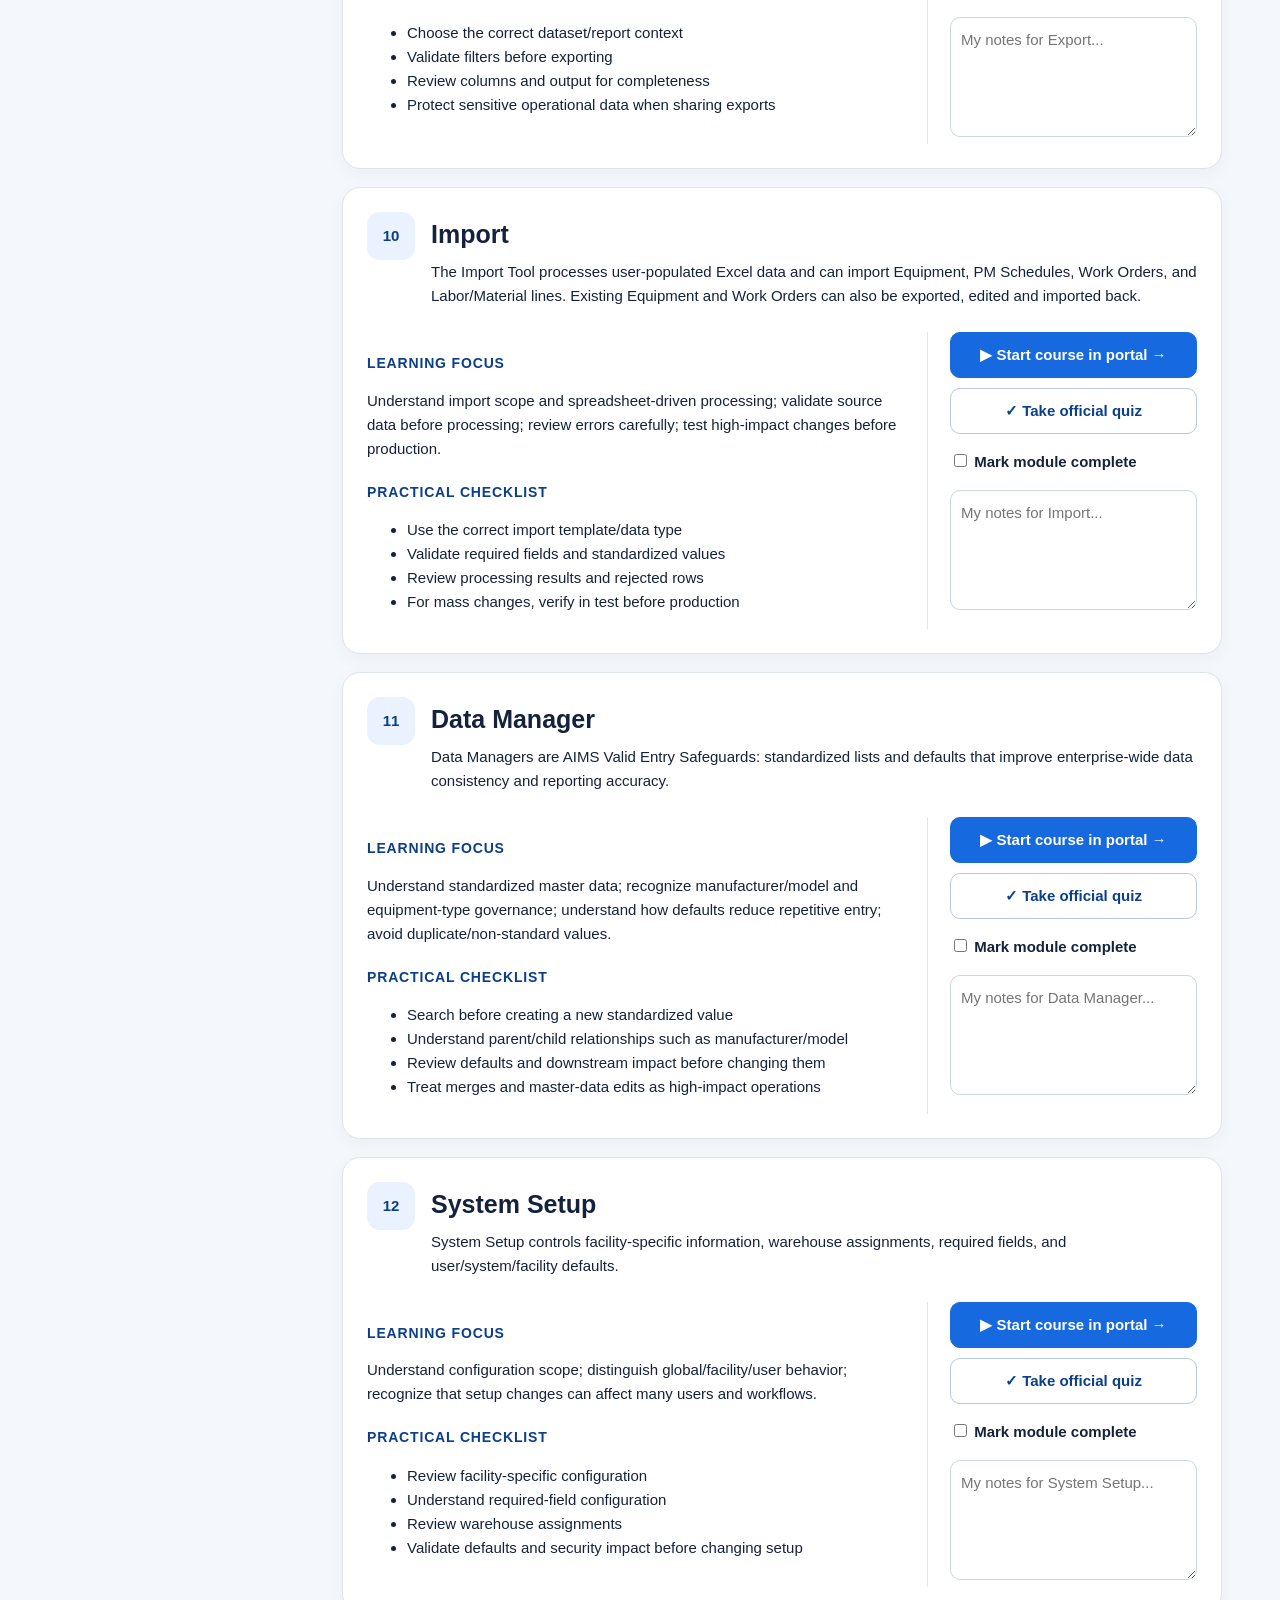
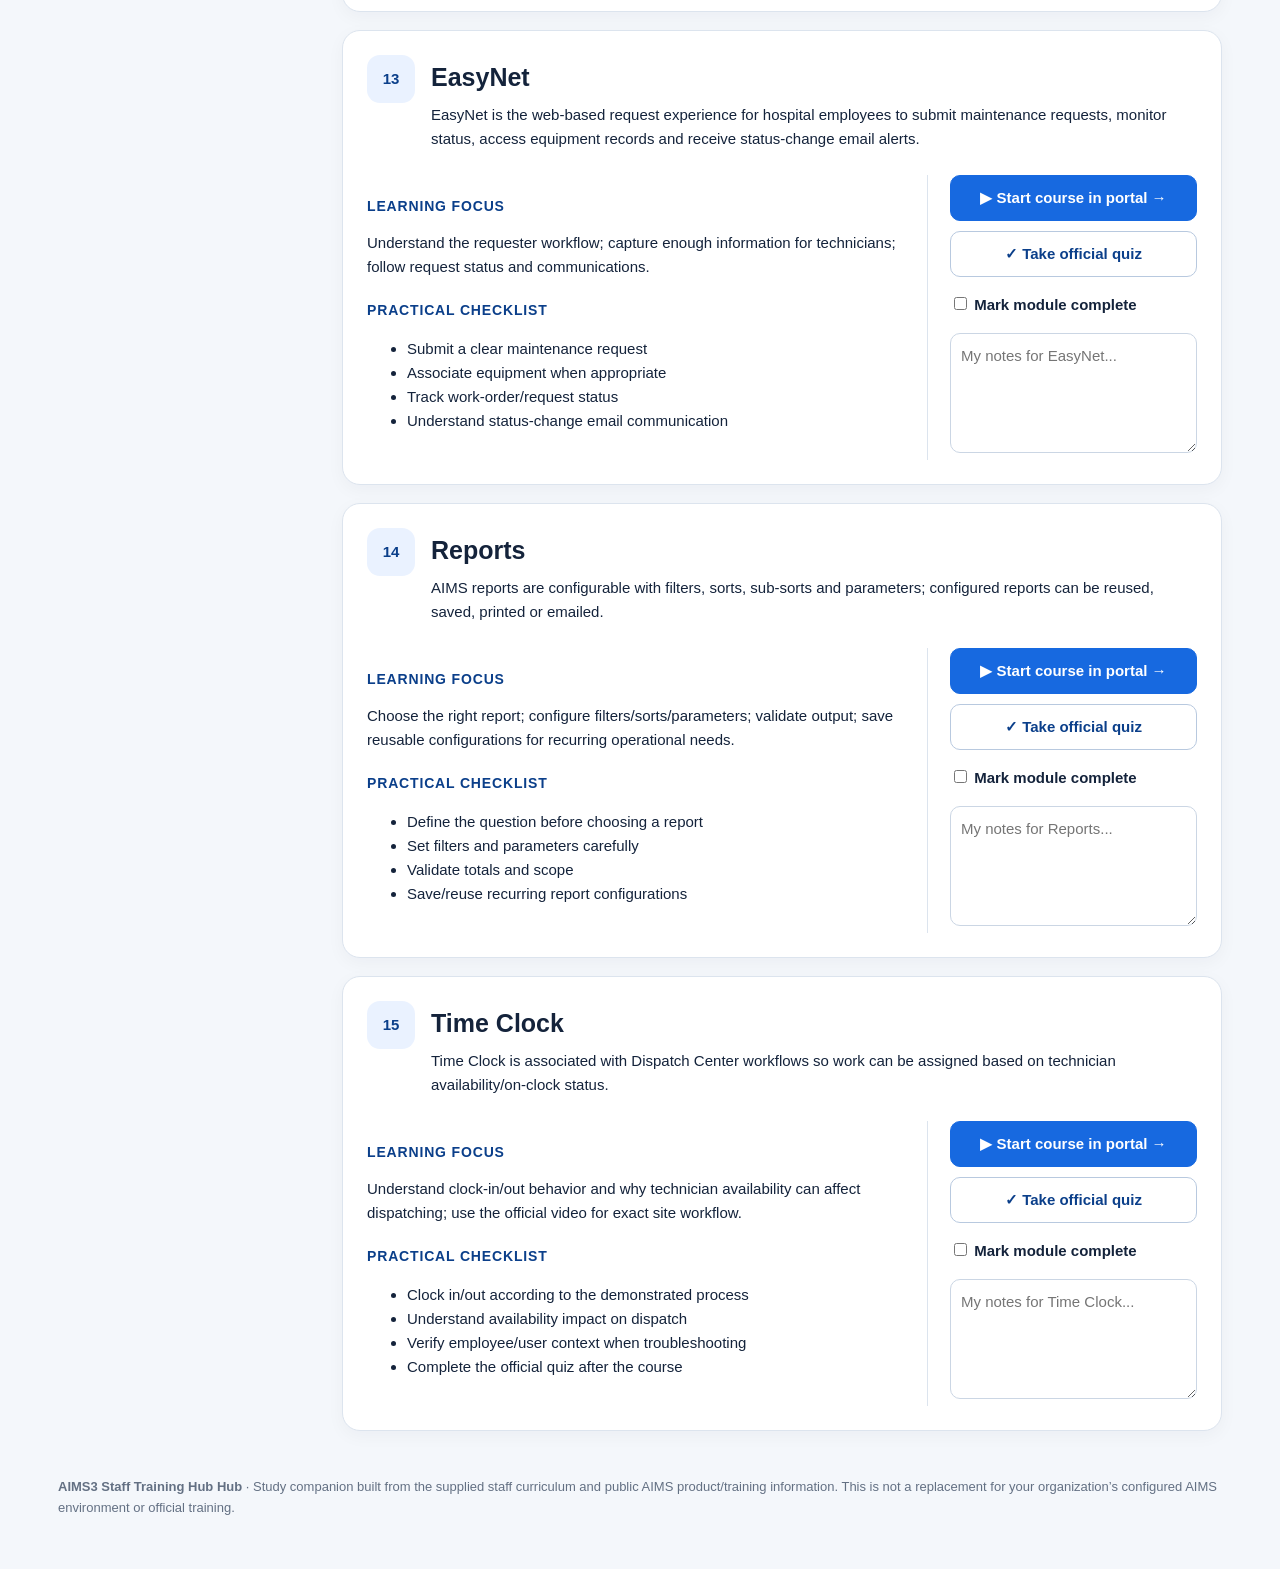
<file: AIMS3_Training_Hub_V7_Simple_Video_List/AIMS3_Training_Hub_V7_Simple_Video_List/index.html>
<!DOCTYPE html>
<html>
 <head>
  <meta charset="utf-8"/>
  <meta content="width=device-width,initial-scale=1" name="viewport"/>
  <title>
   AIMS3 Staff Training Hub Hub
  </title>
  <link href="styles.css" rel="stylesheet"/>
 </head>
 <body>
<div class="prototype-banner">UI Prototype • Existing AIMS3 training videos and Microsoft Forms quizzes</div>
  <header>
   <div class="wrap">
    <div style="font-weight:800;letter-spacing:.12em;opacity:.8">
     AIMS3 LEARNING CENTER
    </div>
    <h1>
     Staff Training Hub
    </h1>
    <p>
     AIMS3 learning portal with embedded course playback, module study guides, official quizzes, notes, and completion tracking.
    </p>
    <div class="stats">
     <span class="pill">
      15 Modules
     </span>
     <span class="pill">
      Official course links
     </span>
     <span class="pill">
      Official quiz links
     </span>
     <span class="pill">
      Local progress + notes
     </span>
    </div>
   </div>
  </header>
  <div class="layout">
   <nav>
    <h3>
     Course Modules
    </h3>
    <a href="#m01">
     <b>
      01
     </b>
     Home Screen
    </a>
    <a href="#m02">
     <b>
      02
     </b>
     Equipment
    </a>
    <a href="#m03">
     <b>
      03
     </b>
     Work Order
    </a>
    <a href="#m04">
     <b>
      04
     </b>
     Contracts
    </a>
    <a href="#m05">
     <b>
      05
     </b>
     Parts
    </a>
    <a href="#m06">
     <b>
      06
     </b>
     Purchasing
    </a>
    <a href="#m07">
     <b>
      07
     </b>
     Customer Service
    </a>
    <a href="#m08">
     <b>
      08
     </b>
     Consumables
    </a>
    <a href="#m09">
     <b>
      09
     </b>
     Export
    </a>
    <a href="#m10">
     <b>
      10
     </b>
     Import
    </a>
    <a href="#m11">
     <b>
      11
     </b>
     Data Manager
    </a>
    <a href="#m12">
     <b>
      12
     </b>
     System Setup
    </a>
    <a href="#m13">
     <b>
      13
     </b>
     EasyNet
    </a>
    <a href="#m14">
     <b>
      14
     </b>
     Reports
    </a>
    <a href="#m15">
     <b>
      15
     </b>
     Time Clock
    </a>
   </nav>
   <main>
    <section class="intro">
     <h2>
      Your training path
     </h2>
     <p>
      For each component: study the official course first, review the learning focus and checklist here, add your own notes, then take the official quiz. The supplied guide explicitly says to watch each course and then complete its quiz.
     </p>
     <div class="progressbar">
      <div id="bar">
      </div>
     </div>
     <div id="progressText">
      0 of 15 complete
     </div>
     <p class="source">
      <b>
       Content note:
      </b>
      Course/quiz destinations come from the supplied AIMS3 Staff Training Hub PDF. Expanded descriptions use public Phoenix Data Systems AIMS material where available. For modules where public documentation is insufficient, this site intentionally points you back to the official course rather than inventing screen-by-screen instructions.
     </p>
    </section>
    <article class="module" id="m01">
     <div class="modtop">
      <span class="num">
       01
      </span>
      <div>
       <h2>
        Home Screen
       </h2>
       <p>
        Personalized starting point for daily AIMS work. Use it to surface assigned work, operational lists, charts, and quick access to the records that matter most.
       </p>
      </div>
     </div>
     <div class="grid">
      <section>
       <h3>
        Learning focus
       </h3>
       <p>
        Learn how the home screen supports a user-specific workflow; identify common dashboard/list content; use navigation efficiently; understand why results can differ by employee/security.
       </p>
       <h3>
        Practical checklist
       </h3>
       <ul>
        <li>
         Review assigned work and priority items
        </li>
        <li>
         Use widgets/lists as navigation into operational records
        </li>
        <li>
         Recognize that home-screen content can be user-specific
        </li>
        <li>
         Troubleshoot visibility by checking filters, security and user settings
        </li>
       </ul>
      </section>
      <aside>
       <a class="btn primary" href="course.html?module=01">
        ▶ Start course in portal
       </a>
       <a class="btn" href="https://forms.cloud.microsoft/r/iAQ8J7387e" target="_blank">
        ✓ Take official quiz
       </a>
       <label class="complete">
        <input data-module="01" type="checkbox"/>
        Mark module complete
       </label>
       <textarea data-note="01" placeholder="My notes for Home Screen..."></textarea>
      </aside>
     </div>
    </article>
    <article class="module" id="m02">
     <div class="modtop">
      <span class="num">
       02
      </span>
      <div>
       <h2>
        Equipment
       </h2>
       <p>
        The asset record is the center of equipment management: identification, location, manufacturer/model, risk, status, history, warranty and lifecycle information.
       </p>
      </div>
     </div>
     <div class="grid">
      <section>
       <h3>
        Learning focus
       </h3>
       <p>
        Understand the equipment record; locate key asset information; distinguish equipment-level data from standardized Data Manager values; connect equipment to maintenance history.
       </p>
       <h3>
        Practical checklist
       </h3>
       <ul>
        <li>
         Find an asset by tag or other identifiers
        </li>
        <li>
         Review manufacturer, model, type, location, risk and status
        </li>
        <li>
         Understand equipment documentation and history
        </li>
        <li>
         Recognize how equipment records connect to work orders and PM schedules
        </li>
       </ul>
      </section>
      <aside>
       <a class="btn primary" href="course.html?module=02">
        ▶ Start course in portal
       </a>
       <a class="btn" href="https://forms.cloud.microsoft/r/vxgnS5YqaF" target="_blank">
        ✓ Take official quiz
       </a>
       <label class="complete">
        <input data-module="02" type="checkbox"/>
        Mark module complete
       </label>
       <textarea data-note="02" placeholder="My notes for Equipment..."></textarea>
      </aside>
     </div>
    </article>
    <article class="module" id="m03">
     <div class="modtop">
      <span class="num">
       03
      </span>
      <div>
       <h2>
        Work Order
       </h2>
       <p>
        Work Orders track maintenance activity from preventive maintenance through repairs, including requests, assignments, labor, materials, notes and completion.
       </p>
      </div>
     </div>
     <div class="grid">
      <section>
       <h3>
        Learning focus
       </h3>
       <p>
        Follow the work-order lifecycle; understand common fields; assign/dispatch work; record labor/material/notes; complete and review maintenance history.
       </p>
       <h3>
        Practical checklist
       </h3>
       <ul>
        <li>
         Create or locate a work order
        </li>
        <li>
         Review status, type, priority, requester and due information
        </li>
        <li>
         Understand employee assignment and dispatch concepts
        </li>
        <li>
         Apply labor, material and notes before completion
        </li>
       </ul>
      </section>
      <aside>
       <a class="btn primary" href="course.html?module=03">
        ▶ Start course in portal
       </a>
       <a class="btn" href="https://forms.cloud.microsoft/r/AYNPr2DKff" target="_blank">
        ✓ Take official quiz
       </a>
       <label class="complete">
        <input data-module="03" type="checkbox"/>
        Mark module complete
       </label>
       <textarea data-note="03" placeholder="My notes for Work Order..."></textarea>
      </aside>
     </div>
    </article>
    <article class="module" id="m04">
     <div class="modtop">
      <span class="num">
       04
      </span>
      <div>
       <h2>
        Contracts
       </h2>
       <p>
        Contracts Management supports service-contract lifecycle tracking, coverage, providers, terms, dates, costs, associated equipment and performance.
       </p>
      </div>
     </div>
     <div class="grid">
      <section>
       <h3>
        Learning focus
       </h3>
       <p>
        Understand contract records, coverage and provider information; connect contracts to equipment and purchasing; review contract changes and cost/value context.
       </p>
       <h3>
        Practical checklist
       </h3>
       <ul>
        <li>
         Review contract dates, terms and provider
        </li>
        <li>
         Identify equipment covered by a contract
        </li>
        <li>
         Understand amendments and associated POs
        </li>
        <li>
         Use contract information when evaluating external service
        </li>
       </ul>
      </section>
      <aside>
       <a class="btn primary" href="course.html?module=04">
        ▶ Start course in portal
       </a>
       <a class="btn" href="https://forms.cloud.microsoft/r/syhva3YSU6" target="_blank">
        ✓ Take official quiz
       </a>
       <label class="complete">
        <input data-module="04" type="checkbox"/>
        Mark module complete
       </label>
       <textarea data-note="04" placeholder="My notes for Contracts..."></textarea>
      </aside>
     </div>
    </article>
    <article class="module" id="m05">
     <div class="modtop">
      <span class="num">
       05
      </span>
      <div>
       <h2>
        Parts
       </h2>
       <p>
        Parts Inventory tracks in-house parts, stock, orders, receipts, adjustments, cost and usage against work orders.
       </p>
      </div>
     </div>
     <div class="grid">
      <section>
       <h3>
        Learning focus
       </h3>
       <p>
        Understand inventory records and warehouse context; trace receipts/adjustments; connect part usage to work-order costing.
       </p>
       <h3>
        Practical checklist
       </h3>
       <ul>
        <li>
         Locate parts and warehouse availability
        </li>
        <li>
         Review on-hand/on-order quantities
        </li>
        <li>
         Understand receipts and inventory adjustments
        </li>
        <li>
         Relieve/use parts against a work order
        </li>
       </ul>
      </section>
      <aside>
       <a class="btn primary" href="course.html?module=05">
        ▶ Start course in portal
       </a>
       <a class="btn" href="https://forms.cloud.microsoft/r/yUbFF8BKQt" target="_blank">
        ✓ Take official quiz
       </a>
       <label class="complete">
        <input data-module="05" type="checkbox"/>
        Mark module complete
       </label>
       <textarea data-note="05" placeholder="My notes for Parts..."></textarea>
      </aside>
     </div>
    </article>
    <article class="module" id="m06">
     <div class="modtop">
      <span class="num">
       06
      </span>
      <div>
       <h2>
        Purchasing
       </h2>
       <p>
        Purchasing manages the procurement cycle, including requests, vendor activity, orders, back orders, invoices and credits.
       </p>
      </div>
     </div>
     <div class="grid">
      <section>
       <h3>
        Learning focus
       </h3>
       <p>
        Understand the purchase lifecycle; connect vendors, parts/labor and work; recognize approvals and downstream purchasing records.
       </p>
       <h3>
        Practical checklist
       </h3>
       <ul>
        <li>
         Follow request-to-order workflow
        </li>
        <li>
         Review vendor and purchase history
        </li>
        <li>
         Understand back orders, invoices and credit memos
        </li>
        <li>
         Connect purchasing activity to maintenance costs
        </li>
       </ul>
      </section>
      <aside>
       <a class="btn primary" href="course.html?module=06">
        ▶ Start course in portal
       </a>
       <a class="btn" href="https://forms.cloud.microsoft/r/771fAphsT3" target="_blank">
        ✓ Take official quiz
       </a>
       <label class="complete">
        <input data-module="06" type="checkbox"/>
        Mark module complete
       </label>
       <textarea data-note="06" placeholder="My notes for Purchasing..."></textarea>
      </aside>
     </div>
    </article>
    <article class="module" id="m07">
     <div class="modtop">
      <span class="num">
       07
      </span>
      <div>
       <h2>
        Customer Service
       </h2>
       <p>
        Customer Service supports communication around maintenance requests, confirmations, completions and service feedback.
       </p>
      </div>
     </div>
     <div class="grid">
      <section>
       <h3>
        Learning focus
       </h3>
       <p>
        Understand requester-facing communication; recognize confirmation/completion notifications; use service feedback as an operational signal.
       </p>
       <h3>
        Practical checklist
       </h3>
       <ul>
        <li>
         Capture accurate requester/contact information
        </li>
        <li>
         Understand automated request confirmations
        </li>
        <li>
         Understand completion notifications
        </li>
        <li>
         Recognize the role of customer-service surveys
        </li>
       </ul>
      </section>
      <aside>
       <a class="btn primary" href="course.html?module=07">
        ▶ Start course in portal
       </a>
       <a class="btn" href="https://forms.cloud.microsoft/r/23rXZfx559" target="_blank">
        ✓ Take official quiz
       </a>
       <label class="complete">
        <input data-module="07" type="checkbox"/>
        Mark module complete
       </label>
       <textarea data-note="07" placeholder="My notes for Customer Service..."></textarea>
      </aside>
     </div>
    </article>
    <article class="module" id="m08">
     <div class="modtop">
      <span class="num">
       08
      </span>
      <div>
       <h2>
        Consumables
       </h2>
       <p>
        Consumables training is included in the supplied staff curriculum. The public AIMS pages reviewed do not provide enough detail to safely reconstruct its exact workflow.
       </p>
      </div>
     </div>
     <div class="grid">
      <section>
       <h3>
        Learning focus
       </h3>
       <p>
        Use the official course as the authority for this module; document screens, fields, transactions and rules while training; validate details against your configured AIMS site.
       </p>
       <h3>
        Practical checklist
       </h3>
       <ul>
        <li>
         Open and complete the official playlist
        </li>
        <li>
         Record the screens and fields demonstrated
        </li>
        <li>
         Note any warehouse/facility/security dependencies
        </li>
        <li>
         Complete the official quiz after the course
        </li>
       </ul>
      </section>
      <aside>
       <a class="btn primary" href="course.html?module=08">
        ▶ Start course in portal
       </a>
       <a class="btn" href="https://forms.cloud.microsoft/r/fCDCtGA3kk" target="_blank">
        ✓ Take official quiz
       </a>
       <label class="complete">
        <input data-module="08" type="checkbox"/>
        Mark module complete
       </label>
       <textarea data-note="08" placeholder="My notes for Consumables..."></textarea>
      </aside>
     </div>
    </article>
    <article class="module" id="m09">
     <div class="modtop">
      <span class="num">
       09
      </span>
      <div>
       <h2>
        Export
       </h2>
       <p>
        Export training is included in the supplied staff curriculum. Public material confirms strong configurable reporting/data access, but does not document this course step-by-step.
       </p>
      </div>
     </div>
     <div class="grid">
      <section>
       <h3>
        Learning focus
       </h3>
       <p>
        Use the official course to learn export-specific workflow; pay attention to filters, selected fields, output format and how exported data will be used.
       </p>
       <h3>
        Practical checklist
       </h3>
       <ul>
        <li>
         Choose the correct dataset/report context
        </li>
        <li>
         Validate filters before exporting
        </li>
        <li>
         Review columns and output for completeness
        </li>
        <li>
         Protect sensitive operational data when sharing exports
        </li>
       </ul>
      </section>
      <aside>
       <a class="btn primary" href="course.html?module=09">
        ▶ Start course in portal
       </a>
       <a class="btn" href="https://forms.cloud.microsoft/r/UVtEBu1yMQ" target="_blank">
        ✓ Take official quiz
       </a>
       <label class="complete">
        <input data-module="09" type="checkbox"/>
        Mark module complete
       </label>
       <textarea data-note="09" placeholder="My notes for Export..."></textarea>
      </aside>
     </div>
    </article>
    <article class="module" id="m10">
     <div class="modtop">
      <span class="num">
       10
      </span>
      <div>
       <h2>
        Import
       </h2>
       <p>
        The Import Tool processes user-populated Excel data and can import Equipment, PM Schedules, Work Orders, and Labor/Material lines. Existing Equipment and Work Orders can also be exported, edited and imported back.
       </p>
      </div>
     </div>
     <div class="grid">
      <section>
       <h3>
        Learning focus
       </h3>
       <p>
        Understand import scope and spreadsheet-driven processing; validate source data before processing; review errors carefully; test high-impact changes before production.
       </p>
       <h3>
        Practical checklist
       </h3>
       <ul>
        <li>
         Use the correct import template/data type
        </li>
        <li>
         Validate required fields and standardized values
        </li>
        <li>
         Review processing results and rejected rows
        </li>
        <li>
         For mass changes, verify in test before production
        </li>
       </ul>
      </section>
      <aside>
       <a class="btn primary" href="course.html?module=10">
        ▶ Start course in portal
       </a>
       <a class="btn" href="https://forms.cloud.microsoft/r/yc1CW3XuC" target="_blank">
        ✓ Take official quiz
       </a>
       <label class="complete">
        <input data-module="10" type="checkbox"/>
        Mark module complete
       </label>
       <textarea data-note="10" placeholder="My notes for Import..."></textarea>
      </aside>
     </div>
    </article>
    <article class="module" id="m11">
     <div class="modtop">
      <span class="num">
       11
      </span>
      <div>
       <h2>
        Data Manager
       </h2>
       <p>
        Data Managers are AIMS Valid Entry Safeguards: standardized lists and defaults that improve enterprise-wide data consistency and reporting accuracy.
       </p>
      </div>
     </div>
     <div class="grid">
      <section>
       <h3>
        Learning focus
       </h3>
       <p>
        Understand standardized master data; recognize manufacturer/model and equipment-type governance; understand how defaults reduce repetitive entry; avoid duplicate/non-standard values.
       </p>
       <h3>
        Practical checklist
       </h3>
       <ul>
        <li>
         Search before creating a new standardized value
        </li>
        <li>
         Understand parent/child relationships such as manufacturer/model
        </li>
        <li>
         Review defaults and downstream impact before changing them
        </li>
        <li>
         Treat merges and master-data edits as high-impact operations
        </li>
       </ul>
      </section>
      <aside>
       <a class="btn primary" href="course.html?module=11">
        ▶ Start course in portal
       </a>
       <a class="btn" href="https://forms.cloud.microsoft/r/771fAphsT3" target="_blank">
        ✓ Take official quiz
       </a>
       <label class="complete">
        <input data-module="11" type="checkbox"/>
        Mark module complete
       </label>
       <textarea data-note="11" placeholder="My notes for Data Manager..."></textarea>
      </aside>
     </div>
    </article>
    <article class="module" id="m12">
     <div class="modtop">
      <span class="num">
       12
      </span>
      <div>
       <h2>
        System Setup
       </h2>
       <p>
        System Setup controls facility-specific information, warehouse assignments, required fields, and user/system/facility defaults.
       </p>
      </div>
     </div>
     <div class="grid">
      <section>
       <h3>
        Learning focus
       </h3>
       <p>
        Understand configuration scope; distinguish global/facility/user behavior; recognize that setup changes can affect many users and workflows.
       </p>
       <h3>
        Practical checklist
       </h3>
       <ul>
        <li>
         Review facility-specific configuration
        </li>
        <li>
         Understand required-field configuration
        </li>
        <li>
         Review warehouse assignments
        </li>
        <li>
         Validate defaults and security impact before changing setup
        </li>
       </ul>
      </section>
      <aside>
       <a class="btn primary" href="course.html?module=12">
        ▶ Start course in portal
       </a>
       <a class="btn" href="https://forms.cloud.microsoft/r/t9e4BVW0hs" target="_blank">
        ✓ Take official quiz
       </a>
       <label class="complete">
        <input data-module="12" type="checkbox"/>
        Mark module complete
       </label>
       <textarea data-note="12" placeholder="My notes for System Setup..."></textarea>
      </aside>
     </div>
    </article>
    <article class="module" id="m13">
     <div class="modtop">
      <span class="num">
       13
      </span>
      <div>
       <h2>
        EasyNet
       </h2>
       <p>
        EasyNet is the web-based request experience for hospital employees to submit maintenance requests, monitor status, access equipment records and receive status-change email alerts.
       </p>
      </div>
     </div>
     <div class="grid">
      <section>
       <h3>
        Learning focus
       </h3>
       <p>
        Understand the requester workflow; capture enough information for technicians; follow request status and communications.
       </p>
       <h3>
        Practical checklist
       </h3>
       <ul>
        <li>
         Submit a clear maintenance request
        </li>
        <li>
         Associate equipment when appropriate
        </li>
        <li>
         Track work-order/request status
        </li>
        <li>
         Understand status-change email communication
        </li>
       </ul>
      </section>
      <aside>
       <a class="btn primary" href="course.html?module=13">
        ▶ Start course in portal
       </a>
       <a class="btn" href="https://forms.cloud.microsoft/r/jiHdkasE4c" target="_blank">
        ✓ Take official quiz
       </a>
       <label class="complete">
        <input data-module="13" type="checkbox"/>
        Mark module complete
       </label>
       <textarea data-note="13" placeholder="My notes for EasyNet..."></textarea>
      </aside>
     </div>
    </article>
    <article class="module" id="m14">
     <div class="modtop">
      <span class="num">
       14
      </span>
      <div>
       <h2>
        Reports
       </h2>
       <p>
        AIMS reports are configurable with filters, sorts, sub-sorts and parameters; configured reports can be reused, saved, printed or emailed.
       </p>
      </div>
     </div>
     <div class="grid">
      <section>
       <h3>
        Learning focus
       </h3>
       <p>
        Choose the right report; configure filters/sorts/parameters; validate output; save reusable configurations for recurring operational needs.
       </p>
       <h3>
        Practical checklist
       </h3>
       <ul>
        <li>
         Define the question before choosing a report
        </li>
        <li>
         Set filters and parameters carefully
        </li>
        <li>
         Validate totals and scope
        </li>
        <li>
         Save/reuse recurring report configurations
        </li>
       </ul>
      </section>
      <aside>
       <a class="btn primary" href="course.html?module=14">
        ▶ Start course in portal
       </a>
       <a class="btn" href="https://forms.cloud.microsoft/r/bvVZnhy6QY" target="_blank">
        ✓ Take official quiz
       </a>
       <label class="complete">
        <input data-module="14" type="checkbox"/>
        Mark module complete
       </label>
       <textarea data-note="14" placeholder="My notes for Reports..."></textarea>
      </aside>
     </div>
    </article>
    <article class="module" id="m15">
     <div class="modtop">
      <span class="num">
       15
      </span>
      <div>
       <h2>
        Time Clock
       </h2>
       <p>
        Time Clock is associated with Dispatch Center workflows so work can be assigned based on technician availability/on-clock status.
       </p>
      </div>
     </div>
     <div class="grid">
      <section>
       <h3>
        Learning focus
       </h3>
       <p>
        Understand clock-in/out behavior and why technician availability can affect dispatching; use the official video for exact site workflow.
       </p>
       <h3>
        Practical checklist
       </h3>
       <ul>
        <li>
         Clock in/out according to the demonstrated process
        </li>
        <li>
         Understand availability impact on dispatch
        </li>
        <li>
         Verify employee/user context when troubleshooting
        </li>
        <li>
         Complete the official quiz after the course
        </li>
       </ul>
      </section>
      <aside>
       <a class="btn primary" href="course.html?module=15">
        ▶ Start course in portal
       </a>
       <a class="btn" href="https://forms.cloud.microsoft/r/SNbSh8Dy77" target="_blank">
        ✓ Take official quiz
       </a>
       <label class="complete">
        <input data-module="15" type="checkbox"/>
        Mark module complete
       </label>
       <textarea data-note="15" placeholder="My notes for Time Clock..."></textarea>
      </aside>
     </div>
    </article>
   </main>
  </div>
  <footer>
   <b>
    AIMS3 Staff Training Hub Hub
   </b>
   · Study companion built from the supplied staff curriculum and public AIMS product/training information. This is not a replacement for your organization’s configured AIMS environment or official training.
  </footer>
  <script src="script.js">
  </script>
 </body>
</html>
</file>
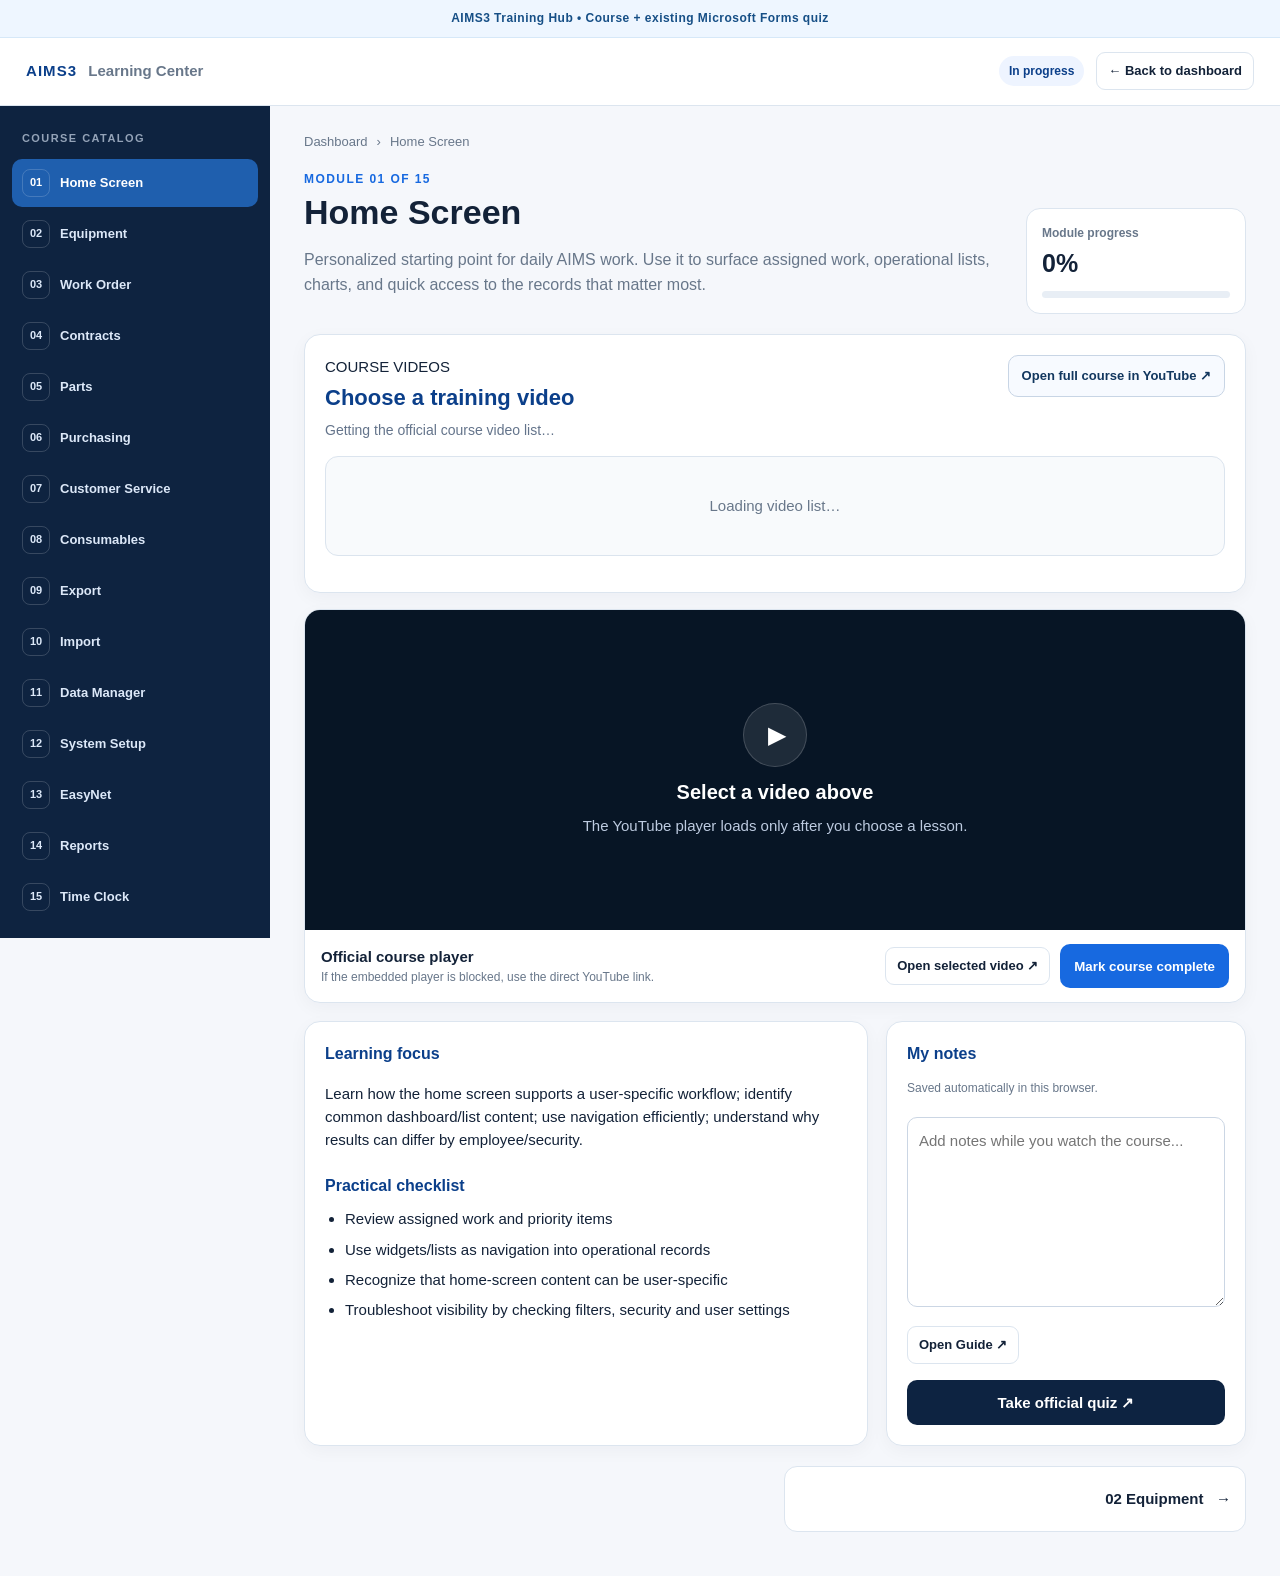
<file: course.html>
<!doctype html>
<html lang="en">
<head>
  <meta charset="utf-8">
  <meta name="viewport" content="width=device-width,initial-scale=1">
  <title>AIMS3 Course Player</title>
  <link rel="stylesheet" href="course.css">
</head>
<body>
<div class="prototype-banner">AIMS3 Training Hub • Course + existing Microsoft Forms quiz</div>

<button id="mobileMenuBtn" class="mobile-menu-btn" type="button" aria-label="Open course navigation" aria-expanded="false">☰</button>
<div id="mobileBackdrop" class="mobile-backdrop" hidden></div>

<header class="topbar">
  <a class="brand" href="index.html">AIMS3 <span>Learning Center</span></a>
  <div class="top-actions">
    <span id="courseStatus" class="status-chip">In progress</span>
    <a class="ghost-btn" href="index.html">← Back to dashboard</a>
  </div>
</header>

<div class="portal-shell">
  <aside id="courseSidebar" class="course-nav">
    <div class="nav-title">COURSE CATALOG</div>
    <div id="moduleList"></div>
  </aside>

  <main class="course-main">
    <section class="crumbs"><a href="index.html">Dashboard</a><span>›</span><span id="crumbTitle">Course</span></section>

    <section class="hero-row">
      <div>
        <div id="moduleEyebrow" class="eyebrow">MODULE</div>
        <h1 id="courseTitle">Loading course…</h1>
        <p id="courseDescription"></p>
      </div>
      <div class="completion-card">
        <div class="completion-label">Module progress</div>
        <div class="completion-value" id="completionValue">0%</div>
        <div class="mini-progress"><span id="miniProgress"></span></div>
      </div>
    </section>

    <!-- SIMPLE VIDEO LIST: list first, player second -->
    <section class="video-lesson-picker">
      <div class="video-picker-head">
        <div>
          <div class="mini-label">COURSE VIDEOS</div>
          <h2>Choose a training video</h2>
          <p id="lessonSummary" class="lesson-summary">Getting the official course video list…</p>
        </div>
        <a id="openCourseDirect" class="direct-youtube-btn" target="_blank" rel="noopener">Open full course in YouTube ↗</a>
      </div>

      <div id="lessonList" class="simple-video-list" aria-label="Course video list">
        <div class="simple-list-loading">Loading video list…</div>
      </div>

      <div id="lessonStatusMessage" class="lesson-status-message"></div>
    </section>

    <section class="player-card simple-player-card">
      <div id="playerPlaceholder" class="player-placeholder">
        <div class="player-placeholder-icon">▶</div>
        <h3>Select a video above</h3>
        <p>The YouTube player loads only after you choose a lesson.</p>
      </div>
      <div class="player-wrap" id="playerWrap" hidden>
        <div id="coursePlayer" class="youtube-player" aria-label="Course video player"></div>
      </div>
      <div class="player-toolbar">
        <div>
          <strong id="activeLessonTitle">Official course player</strong>
          <div class="small">If the embedded player is blocked, use the direct YouTube link.</div>
        </div>
        <div class="player-actions-simple">
          <a id="openSelectedDirect" class="ghost-btn" target="_blank" rel="noopener">Open selected video ↗</a>
          <button id="markComplete" class="primary-btn">Mark course complete</button>
        </div>
      </div>
    </section>

    <div class="content-grid">
      <section class="panel">
        <h2>Learning focus</h2>
        <p id="learningFocus"></p>
        <h2>Practical checklist</h2>
        <ul id="checklist"></ul>
      </section>

      <aside class="panel notes-panel">
  <h2>My notes</h2>
  <p class="small">Saved automatically in this browser.</p>

  <textarea
    id="courseNotes"
    placeholder="Add notes while you watch the course..."
  ></textarea>

  <a
    id="guideButton"
    class="ghost-btn"
    target="_blank"
    rel="noopener"
    hidden
  >
    Open Guide ↗
  </a>

  <a
    id="quizButton"
    class="quiz-btn"
    target="_blank"
    rel="noopener"
  >
    Take official quiz ↗
  </a>
</aside>
    </div>

    <section class="course-footer-nav">
      <a id="prevCourse" class="nav-course"></a>
      <a id="nextCourse" class="nav-course right"></a>
    </section>
  </main>
</div>

<script src="data.js"></script>
<script src="https://www.youtube.com/iframe_api"></script>
<script src="course.js"></script>
</body>
</html>
</file>
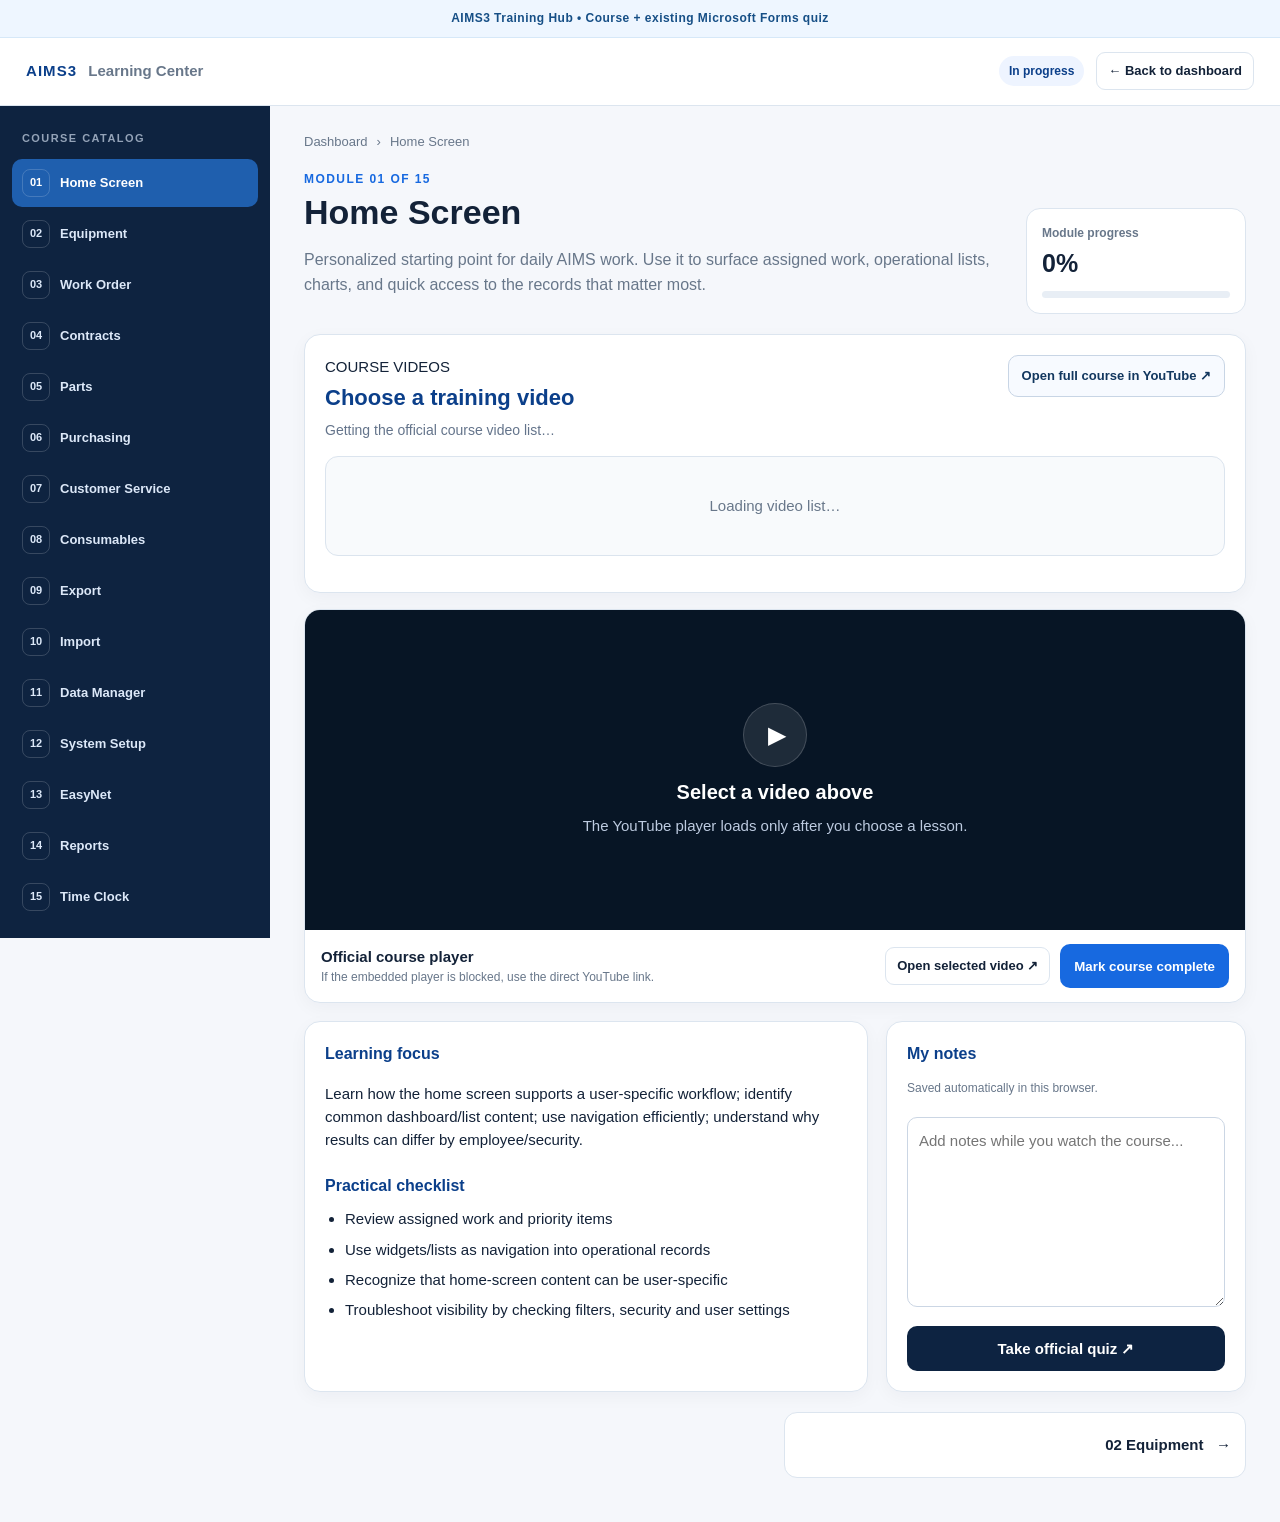
<file: AIMS3_Training_Hub_V7_Simple_Video_List/AIMS3_Training_Hub_V7_Simple_Video_List/course.html>
<!doctype html>
<html lang="en">
<head>
  <meta charset="utf-8">
  <meta name="viewport" content="width=device-width,initial-scale=1">
  <title>AIMS3 Course Player</title>
  <link rel="stylesheet" href="course.css">
</head>
<body>
<div class="prototype-banner">AIMS3 Training Hub • Course + existing Microsoft Forms quiz</div>

<button id="mobileMenuBtn" class="mobile-menu-btn" type="button" aria-label="Open course navigation" aria-expanded="false">☰</button>
<div id="mobileBackdrop" class="mobile-backdrop" hidden></div>

<header class="topbar">
  <a class="brand" href="index.html">AIMS3 <span>Learning Center</span></a>
  <div class="top-actions">
    <span id="courseStatus" class="status-chip">In progress</span>
    <a class="ghost-btn" href="index.html">← Back to dashboard</a>
  </div>
</header>

<div class="portal-shell">
  <aside id="courseSidebar" class="course-nav">
    <div class="nav-title">COURSE CATALOG</div>
    <div id="moduleList"></div>
  </aside>

  <main class="course-main">
    <section class="crumbs"><a href="index.html">Dashboard</a><span>›</span><span id="crumbTitle">Course</span></section>

    <section class="hero-row">
      <div>
        <div id="moduleEyebrow" class="eyebrow">MODULE</div>
        <h1 id="courseTitle">Loading course…</h1>
        <p id="courseDescription"></p>
      </div>
      <div class="completion-card">
        <div class="completion-label">Module progress</div>
        <div class="completion-value" id="completionValue">0%</div>
        <div class="mini-progress"><span id="miniProgress"></span></div>
      </div>
    </section>

    <!-- SIMPLE VIDEO LIST: list first, player second -->
    <section class="video-lesson-picker">
      <div class="video-picker-head">
        <div>
          <div class="mini-label">COURSE VIDEOS</div>
          <h2>Choose a training video</h2>
          <p id="lessonSummary" class="lesson-summary">Getting the official course video list…</p>
        </div>
        <a id="openCourseDirect" class="direct-youtube-btn" target="_blank" rel="noopener">Open full course in YouTube ↗</a>
      </div>

      <div id="lessonList" class="simple-video-list" aria-label="Course video list">
        <div class="simple-list-loading">Loading video list…</div>
      </div>

      <div id="lessonStatusMessage" class="lesson-status-message"></div>
    </section>

    <section class="player-card simple-player-card">
      <div id="playerPlaceholder" class="player-placeholder">
        <div class="player-placeholder-icon">▶</div>
        <h3>Select a video above</h3>
        <p>The YouTube player loads only after you choose a lesson.</p>
      </div>
      <div class="player-wrap" id="playerWrap" hidden>
        <div id="coursePlayer" class="youtube-player" aria-label="Course video player"></div>
      </div>
      <div class="player-toolbar">
        <div>
          <strong id="activeLessonTitle">Official course player</strong>
          <div class="small">If the embedded player is blocked, use the direct YouTube link.</div>
        </div>
        <div class="player-actions-simple">
          <a id="openSelectedDirect" class="ghost-btn" target="_blank" rel="noopener">Open selected video ↗</a>
          <button id="markComplete" class="primary-btn">Mark course complete</button>
        </div>
      </div>
    </section>

    <div class="content-grid">
      <section class="panel">
        <h2>Learning focus</h2>
        <p id="learningFocus"></p>
        <h2>Practical checklist</h2>
        <ul id="checklist"></ul>
      </section>

      <aside class="panel notes-panel">
        <h2>My notes</h2>
        <p class="small">Saved automatically in this browser.</p>
        <textarea id="courseNotes" placeholder="Add notes while you watch the course..."></textarea>
        <a id="quizButton" class="quiz-btn" target="_blank" rel="noopener">Take official quiz ↗</a>
      </aside>
    </div>

    <section class="course-footer-nav">
      <a id="prevCourse" class="nav-course"></a>
      <a id="nextCourse" class="nav-course right"></a>
    </section>
  </main>
</div>

<script src="data.js"></script>
<script src="https://www.youtube.com/iframe_api"></script>
<script src="course.js"></script>
</body>
</html>
</file>
<file: styles.css>
:root{--ink:#14233b;--muted:#637083;--line:#dce4ee;--bg:#f4f7fb;--card:#fff;--accent:#1769e0;--accent2:#0b3f8a;--ok:#17824c}*{box-sizing:border-box}body{margin:0;font:15px/1.6 Inter,Segoe UI,Arial,sans-serif;background:var(--bg);color:var(--ink)}header{background:linear-gradient(120deg,#092d61,#1769e0);color:white;padding:52px 6vw 38px}header .wrap{max-width:1200px;margin:auto}h1{font-size:42px;line-height:1.05;margin:0 0 12px}header p{max-width:760px;font-size:18px;opacity:.92}.stats{display:flex;gap:14px;flex-wrap:wrap;margin-top:24px}.pill{background:#ffffff18;border:1px solid #ffffff35;padding:9px 14px;border-radius:999px}.layout{max-width:1200px;margin:28px auto;display:grid;grid-template-columns:260px 1fr;gap:24px;padding:0 18px}nav{position:sticky;top:18px;align-self:start;background:white;border:1px solid var(--line);border-radius:16px;padding:12px;max-height:calc(100vh - 36px);overflow:auto}nav h3{margin:5px 9px 9px}nav a{display:block;color:var(--ink);text-decoration:none;padding:8px 10px;border-radius:9px;font-size:13px}nav a:hover{background:#eef5ff;color:var(--accent)}main{min-width:0}.intro,.module{background:var(--card);border:1px solid var(--line);border-radius:18px;padding:24px;margin-bottom:18px;box-shadow:0 5px 18px #14233b0a}.intro h2{margin-top:0}.progressbar{height:12px;background:#e7edf5;border-radius:999px;overflow:hidden}#bar{height:100%;width:0;background:var(--ok);transition:.25s}#progressText{font-weight:700;margin-top:7px}.modtop{display:flex;gap:16px;align-items:flex-start}.num{min-width:48px;height:48px;display:grid;place-items:center;background:#eaf2ff;color:var(--accent2);font-weight:800;border-radius:13px}h2{margin:2px 0 6px;font-size:25px}h3{font-size:14px;text-transform:uppercase;letter-spacing:.06em;color:var(--accent2);margin-top:20px}p{margin:6px 0 12px}.grid{display:grid;grid-template-columns:1fr 270px;gap:28px;margin-top:12px}aside{border-left:1px solid var(--line);padding-left:22px}.btn{display:block;text-align:center;text-decoration:none;border:1px solid #b8c9df;color:var(--accent2);padding:10px 12px;border-radius:10px;margin-bottom:10px;font-weight:700}.btn.primary{background:var(--accent);color:white;border-color:var(--accent)}.complete{display:block;margin:16px 0;font-weight:700}textarea{width:100%;height:120px;border:1px solid #cbd6e4;border-radius:10px;padding:10px;font:inherit;resize:vertical}.source{font-size:13px;color:var(--muted);background:#f7f9fc;border-radius:10px;padding:12px}footer{max-width:1200px;margin:20px auto 50px;padding:0 18px;color:var(--muted);font-size:13px}@media(max-width:800px){.layout{grid-template-columns:1fr}nav{position:relative;top:0;max-height:none}.grid{grid-template-columns:1fr}aside{border-left:0;border-top:1px solid var(--line);padding:18px 0 0}h1{font-size:34px}}


/* V2 portal enhancements */
.btn.primary:after{content:"  →"}.module{scroll-margin-top:18px}


/* =========================
   V4 RESPONSIVE / MOBILE UX
   ========================= */

html {
  -webkit-text-size-adjust: 100%;
  text-size-adjust: 100%;
}

body {
  overflow-x: hidden;
}

img, video, iframe {
  max-width: 100%;
}

button, a, input, textarea, select {
  -webkit-tap-highlight-color: transparent;
}

button, .btn, a.button, .module-link, .lesson-row {
  min-height: 44px;
}

.mobile-menu-btn,
.mobile-backdrop {
  display: none;
}

@media (max-width: 1024px) {
  .container,
  .page-shell,
  .main-shell,
  .dashboard-shell {
    width: min(100%, 100%);
    padding-left: 20px;
    padding-right: 20px;
  }

  .hero,
  .hero-grid,
  .dashboard-grid,
  .content-grid {
    grid-template-columns: 1fr !important;
  }

  .module-grid,
  .modules-grid,
  .cards-grid {
    grid-template-columns: repeat(2, minmax(0, 1fr)) !important;
  }
}

@media (max-width: 760px) {
  body {
    font-size: 15px;
  }

  h1 {
    font-size: clamp(28px, 9vw, 40px) !important;
    line-height: 1.06;
  }

  h2 {
    font-size: clamp(22px, 7vw, 30px) !important;
  }

  h3 {
    font-size: 18px !important;
  }

  .container,
  .page-shell,
  .main-shell,
  .dashboard-shell {
    padding-left: 14px !important;
    padding-right: 14px !important;
  }

  .topbar,
  header,
  .header-inner {
    min-height: 60px;
  }

  .hero,
  .hero-card,
  .card,
  .panel,
  .lesson-panel,
  .course-card,
  .module-card {
    border-radius: 16px !important;
  }

  .hero,
  .hero-card {
    padding: 20px !important;
  }

  .module-grid,
  .modules-grid,
  .cards-grid {
    grid-template-columns: 1fr !important;
    gap: 14px !important;
  }

  .module-card,
  .course-card {
    padding: 16px !important;
  }

  .content-grid {
    grid-template-columns: 1fr !important;
    gap: 16px !important;
  }

  .button-row,
  .actions,
  .course-actions,
  .hero-actions {
    display: grid !important;
    grid-template-columns: 1fr !important;
    gap: 10px !important;
  }

  .button-row > *,
  .actions > *,
  .course-actions > *,
  .hero-actions > * {
    width: 100% !important;
    justify-content: center;
  }

  .youtube-player {
    width: 100% !important;
    min-height: 0 !important;
    aspect-ratio: 16 / 9 !important;
    border-radius: 14px !important;
  }

  .lesson-panel {
    margin: 16px 0 !important;
    padding: 14px !important;
  }

  .lesson-panel-head {
    align-items: flex-start !important;
    flex-direction: column !important;
    gap: 8px !important;
  }

  .lesson-list {
    max-height: 56vh !important;
  }

  .lesson-row {
    grid-template-columns: 38px minmax(0, 1fr) !important;
    gap: 10px !important;
    padding: 12px 10px !important;
  }

  .lesson-play {
    display: none !important;
  }

  textarea {
    min-height: 140px !important;
    font-size: 16px !important; /* Prevents iOS zoom */
  }

  input,
  select {
    font-size: 16px !important; /* Prevents iOS zoom */
  }

  .prev-next,
  .course-nav,
  .navigation-actions {
    display: grid !important;
    grid-template-columns: 1fr !important;
    gap: 10px !important;
  }

  .prev-next a,
  .course-nav a,
  .navigation-actions a {
    width: 100% !important;
    text-align: center !important;
  }

  /* Slide-in course navigation on phones */
  .mobile-menu-btn {
    display: grid;
    place-items: center;
    position: fixed;
    top: max(12px, env(safe-area-inset-top));
    left: 12px;
    z-index: 1201;
    width: 46px;
    height: 46px;
    border: 0;
    border-radius: 14px;
    background: #0f172a;
    color: #fff;
    font-size: 22px;
    box-shadow: 0 10px 30px rgba(15, 23, 42, .22);
    cursor: pointer;
  }

  .mobile-backdrop {
    position: fixed;
    inset: 0;
    z-index: 1198;
    background: rgba(2, 6, 23, .52);
    backdrop-filter: blur(2px);
  }

  .mobile-backdrop.show {
    display: block;
  }

  #courseSidebar,
  aside.sidebar,
  .sidebar {
    position: fixed !important;
    top: 0;
    left: 0;
    bottom: 0;
    z-index: 1200;
    width: min(86vw, 330px) !important;
    max-width: 330px !important;
    height: 100dvh !important;
    overflow-y: auto !important;
    transform: translateX(-105%);
    transition: transform .22s ease;
    background: #fff;
    box-shadow: 18px 0 48px rgba(15, 23, 42, .18);
    padding-top: calc(72px + env(safe-area-inset-top)) !important;
    padding-bottom: calc(18px + env(safe-area-inset-bottom)) !important;
  }

  #courseSidebar.open,
  aside.sidebar.open,
  .sidebar.open {
    transform: translateX(0);
  }

  main,
  .course-main,
  .main-content {
    margin-left: 0 !important;
    width: 100% !important;
  }

  .course-header,
  .page-header {
    padding-top: 70px !important;
  }

  .progress-row,
  .stats-row,
  .stat-grid {
    overflow-x: auto;
    overscroll-behavior-inline: contain;
  }
}

@media (max-width: 420px) {
  .container,
  .page-shell,
  .main-shell,
  .dashboard-shell {
    padding-left: 10px !important;
    padding-right: 10px !important;
  }

  .hero,
  .hero-card,
  .card,
  .panel,
  .lesson-panel,
  .module-card,
  .course-card {
    padding-left: 12px !important;
    padding-right: 12px !important;
  }

  .lesson-number {
    width: 32px !important;
    height: 32px !important;
  }

  .lesson-title {
    font-size: 14px !important;
  }
}

/* Safe area support for iPhone notches */
@supports (padding: max(0px)) {
  body {
    padding-left: env(safe-area-inset-left);
    padding-right: env(safe-area-inset-right);
  }
}

.prototype-banner{position:relative;z-index:1000;width:100%;padding:9px 18px;text-align:center;font-size:12px;font-weight:800;letter-spacing:.04em;background:#eef6ff;color:#164f86;border-bottom:1px solid #d6e8f8;box-sizing:border-box}
@media(max-width:760px){.prototype-banner{font-size:10px;padding:8px 10px}}
</file>
<file: AIMS3_Training_Hub_V7_Simple_Video_List/AIMS3_Training_Hub_V7_Simple_Video_List/styles.css>
:root{--ink:#14233b;--muted:#637083;--line:#dce4ee;--bg:#f4f7fb;--card:#fff;--accent:#1769e0;--accent2:#0b3f8a;--ok:#17824c}*{box-sizing:border-box}body{margin:0;font:15px/1.6 Inter,Segoe UI,Arial,sans-serif;background:var(--bg);color:var(--ink)}header{background:linear-gradient(120deg,#092d61,#1769e0);color:white;padding:52px 6vw 38px}header .wrap{max-width:1200px;margin:auto}h1{font-size:42px;line-height:1.05;margin:0 0 12px}header p{max-width:760px;font-size:18px;opacity:.92}.stats{display:flex;gap:14px;flex-wrap:wrap;margin-top:24px}.pill{background:#ffffff18;border:1px solid #ffffff35;padding:9px 14px;border-radius:999px}.layout{max-width:1200px;margin:28px auto;display:grid;grid-template-columns:260px 1fr;gap:24px;padding:0 18px}nav{position:sticky;top:18px;align-self:start;background:white;border:1px solid var(--line);border-radius:16px;padding:12px;max-height:calc(100vh - 36px);overflow:auto}nav h3{margin:5px 9px 9px}nav a{display:block;color:var(--ink);text-decoration:none;padding:8px 10px;border-radius:9px;font-size:13px}nav a:hover{background:#eef5ff;color:var(--accent)}main{min-width:0}.intro,.module{background:var(--card);border:1px solid var(--line);border-radius:18px;padding:24px;margin-bottom:18px;box-shadow:0 5px 18px #14233b0a}.intro h2{margin-top:0}.progressbar{height:12px;background:#e7edf5;border-radius:999px;overflow:hidden}#bar{height:100%;width:0;background:var(--ok);transition:.25s}#progressText{font-weight:700;margin-top:7px}.modtop{display:flex;gap:16px;align-items:flex-start}.num{min-width:48px;height:48px;display:grid;place-items:center;background:#eaf2ff;color:var(--accent2);font-weight:800;border-radius:13px}h2{margin:2px 0 6px;font-size:25px}h3{font-size:14px;text-transform:uppercase;letter-spacing:.06em;color:var(--accent2);margin-top:20px}p{margin:6px 0 12px}.grid{display:grid;grid-template-columns:1fr 270px;gap:28px;margin-top:12px}aside{border-left:1px solid var(--line);padding-left:22px}.btn{display:block;text-align:center;text-decoration:none;border:1px solid #b8c9df;color:var(--accent2);padding:10px 12px;border-radius:10px;margin-bottom:10px;font-weight:700}.btn.primary{background:var(--accent);color:white;border-color:var(--accent)}.complete{display:block;margin:16px 0;font-weight:700}textarea{width:100%;height:120px;border:1px solid #cbd6e4;border-radius:10px;padding:10px;font:inherit;resize:vertical}.source{font-size:13px;color:var(--muted);background:#f7f9fc;border-radius:10px;padding:12px}footer{max-width:1200px;margin:20px auto 50px;padding:0 18px;color:var(--muted);font-size:13px}@media(max-width:800px){.layout{grid-template-columns:1fr}nav{position:relative;top:0;max-height:none}.grid{grid-template-columns:1fr}aside{border-left:0;border-top:1px solid var(--line);padding:18px 0 0}h1{font-size:34px}}


/* V2 portal enhancements */
.btn.primary:after{content:"  →"}.module{scroll-margin-top:18px}


/* =========================
   V4 RESPONSIVE / MOBILE UX
   ========================= */

html {
  -webkit-text-size-adjust: 100%;
  text-size-adjust: 100%;
}

body {
  overflow-x: hidden;
}

img, video, iframe {
  max-width: 100%;
}

button, a, input, textarea, select {
  -webkit-tap-highlight-color: transparent;
}

button, .btn, a.button, .module-link, .lesson-row {
  min-height: 44px;
}

.mobile-menu-btn,
.mobile-backdrop {
  display: none;
}

@media (max-width: 1024px) {
  .container,
  .page-shell,
  .main-shell,
  .dashboard-shell {
    width: min(100%, 100%);
    padding-left: 20px;
    padding-right: 20px;
  }

  .hero,
  .hero-grid,
  .dashboard-grid,
  .content-grid {
    grid-template-columns: 1fr !important;
  }

  .module-grid,
  .modules-grid,
  .cards-grid {
    grid-template-columns: repeat(2, minmax(0, 1fr)) !important;
  }
}

@media (max-width: 760px) {
  body {
    font-size: 15px;
  }

  h1 {
    font-size: clamp(28px, 9vw, 40px) !important;
    line-height: 1.06;
  }

  h2 {
    font-size: clamp(22px, 7vw, 30px) !important;
  }

  h3 {
    font-size: 18px !important;
  }

  .container,
  .page-shell,
  .main-shell,
  .dashboard-shell {
    padding-left: 14px !important;
    padding-right: 14px !important;
  }

  .topbar,
  header,
  .header-inner {
    min-height: 60px;
  }

  .hero,
  .hero-card,
  .card,
  .panel,
  .lesson-panel,
  .course-card,
  .module-card {
    border-radius: 16px !important;
  }

  .hero,
  .hero-card {
    padding: 20px !important;
  }

  .module-grid,
  .modules-grid,
  .cards-grid {
    grid-template-columns: 1fr !important;
    gap: 14px !important;
  }

  .module-card,
  .course-card {
    padding: 16px !important;
  }

  .content-grid {
    grid-template-columns: 1fr !important;
    gap: 16px !important;
  }

  .button-row,
  .actions,
  .course-actions,
  .hero-actions {
    display: grid !important;
    grid-template-columns: 1fr !important;
    gap: 10px !important;
  }

  .button-row > *,
  .actions > *,
  .course-actions > *,
  .hero-actions > * {
    width: 100% !important;
    justify-content: center;
  }

  .youtube-player {
    width: 100% !important;
    min-height: 0 !important;
    aspect-ratio: 16 / 9 !important;
    border-radius: 14px !important;
  }

  .lesson-panel {
    margin: 16px 0 !important;
    padding: 14px !important;
  }

  .lesson-panel-head {
    align-items: flex-start !important;
    flex-direction: column !important;
    gap: 8px !important;
  }

  .lesson-list {
    max-height: 56vh !important;
  }

  .lesson-row {
    grid-template-columns: 38px minmax(0, 1fr) !important;
    gap: 10px !important;
    padding: 12px 10px !important;
  }

  .lesson-play {
    display: none !important;
  }

  textarea {
    min-height: 140px !important;
    font-size: 16px !important; /* Prevents iOS zoom */
  }

  input,
  select {
    font-size: 16px !important; /* Prevents iOS zoom */
  }

  .prev-next,
  .course-nav,
  .navigation-actions {
    display: grid !important;
    grid-template-columns: 1fr !important;
    gap: 10px !important;
  }

  .prev-next a,
  .course-nav a,
  .navigation-actions a {
    width: 100% !important;
    text-align: center !important;
  }

  /* Slide-in course navigation on phones */
  .mobile-menu-btn {
    display: grid;
    place-items: center;
    position: fixed;
    top: max(12px, env(safe-area-inset-top));
    left: 12px;
    z-index: 1201;
    width: 46px;
    height: 46px;
    border: 0;
    border-radius: 14px;
    background: #0f172a;
    color: #fff;
    font-size: 22px;
    box-shadow: 0 10px 30px rgba(15, 23, 42, .22);
    cursor: pointer;
  }

  .mobile-backdrop {
    position: fixed;
    inset: 0;
    z-index: 1198;
    background: rgba(2, 6, 23, .52);
    backdrop-filter: blur(2px);
  }

  .mobile-backdrop.show {
    display: block;
  }

  #courseSidebar,
  aside.sidebar,
  .sidebar {
    position: fixed !important;
    top: 0;
    left: 0;
    bottom: 0;
    z-index: 1200;
    width: min(86vw, 330px) !important;
    max-width: 330px !important;
    height: 100dvh !important;
    overflow-y: auto !important;
    transform: translateX(-105%);
    transition: transform .22s ease;
    background: #fff;
    box-shadow: 18px 0 48px rgba(15, 23, 42, .18);
    padding-top: calc(72px + env(safe-area-inset-top)) !important;
    padding-bottom: calc(18px + env(safe-area-inset-bottom)) !important;
  }

  #courseSidebar.open,
  aside.sidebar.open,
  .sidebar.open {
    transform: translateX(0);
  }

  main,
  .course-main,
  .main-content {
    margin-left: 0 !important;
    width: 100% !important;
  }

  .course-header,
  .page-header {
    padding-top: 70px !important;
  }

  .progress-row,
  .stats-row,
  .stat-grid {
    overflow-x: auto;
    overscroll-behavior-inline: contain;
  }
}

@media (max-width: 420px) {
  .container,
  .page-shell,
  .main-shell,
  .dashboard-shell {
    padding-left: 10px !important;
    padding-right: 10px !important;
  }

  .hero,
  .hero-card,
  .card,
  .panel,
  .lesson-panel,
  .module-card,
  .course-card {
    padding-left: 12px !important;
    padding-right: 12px !important;
  }

  .lesson-number {
    width: 32px !important;
    height: 32px !important;
  }

  .lesson-title {
    font-size: 14px !important;
  }
}

/* Safe area support for iPhone notches */
@supports (padding: max(0px)) {
  body {
    padding-left: env(safe-area-inset-left);
    padding-right: env(safe-area-inset-right);
  }
}

.prototype-banner{position:relative;z-index:1000;width:100%;padding:9px 18px;text-align:center;font-size:12px;font-weight:800;letter-spacing:.04em;background:#eef6ff;color:#164f86;border-bottom:1px solid #d6e8f8;box-sizing:border-box}
@media(max-width:760px){.prototype-banner{font-size:10px;padding:8px 10px}}
</file>
<file: course.css>
:root{--ink:#132238;--muted:#68778a;--line:#dce5ef;--bg:#f5f7fb;--card:#fff;--blue:#1769e0;--deep:#0b3f8a;--green:#16834d}
*{box-sizing:border-box}html,body{margin:0;min-height:100%;font:15px/1.55 Inter,Segoe UI,Arial,sans-serif;background:var(--bg);color:var(--ink)}
a{color:inherit}.topbar{height:68px;background:#fff;border-bottom:1px solid var(--line);display:flex;align-items:center;justify-content:space-between;padding:0 26px;position:sticky;top:0;z-index:20}.brand{text-decoration:none;font-weight:900;letter-spacing:.07em;color:var(--deep)}.brand span{font-weight:700;color:var(--muted);letter-spacing:0;margin-left:6px}.top-actions{display:flex;align-items:center;gap:12px}.status-chip{font-size:12px;font-weight:800;padding:6px 10px;border-radius:999px;background:#eef4ff;color:var(--deep)}.status-chip.done{background:#e9f8ef;color:var(--green)}.ghost-btn{text-decoration:none;border:1px solid var(--line);background:#fff;border-radius:9px;padding:8px 11px;font-weight:700;font-size:13px}.portal-shell{display:grid;grid-template-columns:270px minmax(0,1fr);min-height:calc(100vh - 68px)}.course-nav{background:#0e2340;color:#dce8f8;padding:20px 12px;position:sticky;top:68px;height:calc(100vh - 68px);overflow:auto}.nav-title{font-size:11px;font-weight:900;letter-spacing:.13em;opacity:.65;padding:4px 10px 12px}.module-link{display:flex;gap:10px;text-decoration:none;padding:10px;border-radius:10px;margin-bottom:3px;align-items:center}.module-link:hover{background:#ffffff12}.module-link.active{background:#1f5fae;color:#fff}.module-link .n{width:28px;height:28px;border:1px solid #ffffff2b;border-radius:8px;display:grid;place-items:center;font-size:11px;font-weight:900}.module-link .t{font-size:13px;font-weight:700}.course-main{padding:26px 34px 44px;max-width:1400px;width:100%;margin:0 auto}.crumbs{display:flex;gap:9px;color:var(--muted);font-size:13px;margin-bottom:18px}.crumbs a{text-decoration:none}.hero-row{display:grid;grid-template-columns:1fr 220px;gap:24px;align-items:end;margin-bottom:20px}.eyebrow{font-size:12px;font-weight:900;letter-spacing:.12em;color:var(--blue)}h1{font-size:34px;line-height:1.15;margin:5px 0 8px}#courseDescription{font-size:16px;color:var(--muted);max-width:800px}.completion-card{background:#fff;border:1px solid var(--line);border-radius:14px;padding:15px}.completion-label{font-size:12px;color:var(--muted);font-weight:700}.completion-value{font-size:25px;font-weight:900;margin:2px 0 8px}.mini-progress{height:7px;background:#e8eef5;border-radius:99px;overflow:hidden}.mini-progress span{display:block;height:100%;width:0;background:var(--green)}.player-card,.panel{background:#fff;border:1px solid var(--line);border-radius:16px;box-shadow:0 5px 18px #14233b0a}.player-card{overflow:hidden}.player-wrap{background:#06111f;aspect-ratio:16/9}.player-wrap iframe{width:100%;height:100%;border:0;display:block}.player-toolbar{display:flex;align-items:center;justify-content:space-between;padding:14px 16px;gap:15px}.small{font-size:12px;color:var(--muted)}.primary-btn{border:0;background:var(--blue);color:#fff;font-weight:800;padding:10px 14px;border-radius:10px;cursor:pointer}.primary-btn.done{background:var(--green)}.content-grid{display:grid;grid-template-columns:1fr 360px;gap:18px;margin-top:18px}.panel{padding:20px}.panel h2{font-size:16px;margin:0 0 9px;color:var(--deep)}.panel h2:not(:first-child){margin-top:22px}.panel ul{padding-left:20px;margin:0}.panel li{margin:7px 0}.notes-panel textarea{width:100%;min-height:190px;border:1px solid #cbd6e4;border-radius:10px;padding:11px;font:inherit;resize:vertical;margin:8px 0 12px}.quiz-btn{display:block;text-align:center;text-decoration:none;background:#0d2341;color:#fff;padding:11px 12px;border-radius:10px;font-weight:800}.course-footer-nav{display:grid;grid-template-columns:1fr 1fr;gap:18px;margin-top:20px}.nav-course{min-height:66px;text-decoration:none;background:#fff;border:1px solid var(--line);border-radius:13px;padding:12px 14px;font-weight:800;display:flex;align-items:center}.nav-course.right{justify-content:flex-end;text-align:right}.nav-course:empty{visibility:hidden}
@media(max-width:950px){.portal-shell{grid-template-columns:1fr}.course-nav{display:none}.course-main{padding:20px}.content-grid{grid-template-columns:1fr}.hero-row{grid-template-columns:1fr}.completion-card{max-width:260px}.topbar{padding:0 15px}.status-chip{display:none}}
@media(max-width:620px){h1{font-size:28px}.player-toolbar{align-items:flex-start;flex-direction:column}.primary-btn{width:100%}.course-footer-nav{grid-template-columns:1fr}.ghost-btn{font-size:0}.ghost-btn:after{content:'← Dashboard';font-size:12px}}


/* V3 internal playlist / lesson experience */
.youtube-player {
  width: 100%;
  aspect-ratio: 16 / 9;
  min-height: 360px;
  border: 0;
  border-radius: 18px;
  overflow: hidden;
  background: #0b1220;
}
.youtube-player iframe {
  width: 100%;
  height: 100%;
  border: 0;
}
.lesson-panel {
  margin: 24px 0;
  padding: 22px;
  background: var(--card, #fff);
  border: 1px solid rgba(15, 23, 42, .10);
  border-radius: 20px;
  box-shadow: 0 12px 32px rgba(15, 23, 42, .06);
}
.lesson-panel-head {
  display: flex;
  align-items: flex-end;
  justify-content: space-between;
  gap: 16px;
  margin-bottom: 14px;
}
.lesson-panel-head h2 {
  margin: 4px 0 0;
}
.lesson-count {
  white-space: nowrap;
  font-size: 13px;
  font-weight: 700;
  padding: 7px 10px;
  border-radius: 999px;
  background: rgba(37, 99, 235, .08);
}
.lesson-notice {
  padding: 12px 14px;
  border-radius: 12px;
  background: rgba(245, 158, 11, .10);
  font-size: 14px;
  margin-bottom: 12px;
}
.lesson-list {
  display: grid;
  gap: 9px;
  max-height: 470px;
  overflow: auto;
  padding-right: 4px;
}
.lesson-row {
  display: grid;
  grid-template-columns: 42px minmax(0,1fr) auto;
  align-items: center;
  gap: 12px;
  width: 100%;
  text-align: left;
  border: 1px solid rgba(15, 23, 42, .09);
  border-radius: 14px;
  padding: 11px 12px;
  background: transparent;
  cursor: pointer;
  font: inherit;
}
.lesson-row:hover {
  background: rgba(37, 99, 235, .05);
}
.lesson-row.active {
  border-color: rgba(37, 99, 235, .45);
  background: rgba(37, 99, 235, .08);
}
.lesson-number {
  height: 34px;
  width: 34px;
  display: grid;
  place-items: center;
  border-radius: 10px;
  background: rgba(15, 23, 42, .06);
  font-weight: 800;
  font-size: 13px;
}
.lesson-title {
  min-width: 0;
  font-weight: 700;
  line-height: 1.35;
}
.lesson-title small {
  display: block;
  margin-top: 3px;
  font-weight: 500;
  opacity: .65;
}
.lesson-play {
  font-size: 12px;
  font-weight: 800;
  opacity: .72;
}
.player-help {
  margin-top: 10px;
  font-size: 13px;
  opacity: .72;
}
@media (max-width: 760px) {
  .youtube-player { min-height: 220px; }
  .lesson-row { grid-template-columns: 38px minmax(0,1fr); }
  .lesson-play { display: none; }
}


/* =========================
   V4 RESPONSIVE / MOBILE UX
   ========================= */

html {
  -webkit-text-size-adjust: 100%;
  text-size-adjust: 100%;
}

body {
  overflow-x: hidden;
}

img, video, iframe {
  max-width: 100%;
}

button, a, input, textarea, select {
  -webkit-tap-highlight-color: transparent;
}

button, .btn, a.button, .module-link, .lesson-row {
  min-height: 44px;
}

.mobile-menu-btn,
.mobile-backdrop {
  display: none;
}

@media (max-width: 1024px) {
  .container,
  .page-shell,
  .main-shell,
  .dashboard-shell {
    width: min(100%, 100%);
    padding-left: 20px;
    padding-right: 20px;
  }

  .hero,
  .hero-grid,
  .dashboard-grid,
  .content-grid {
    grid-template-columns: 1fr !important;
  }

  .module-grid,
  .modules-grid,
  .cards-grid {
    grid-template-columns: repeat(2, minmax(0, 1fr)) !important;
  }
}

@media (max-width: 760px) {
  body {
    font-size: 15px;
  }

  h1 {
    font-size: clamp(28px, 9vw, 40px) !important;
    line-height: 1.06;
  }

  h2 {
    font-size: clamp(22px, 7vw, 30px) !important;
  }

  h3 {
    font-size: 18px !important;
  }

  .container,
  .page-shell,
  .main-shell,
  .dashboard-shell {
    padding-left: 14px !important;
    padding-right: 14px !important;
  }

  .topbar,
  header,
  .header-inner {
    min-height: 60px;
  }

  .hero,
  .hero-card,
  .card,
  .panel,
  .lesson-panel,
  .course-card,
  .module-card {
    border-radius: 16px !important;
  }

  .hero,
  .hero-card {
    padding: 20px !important;
  }

  .module-grid,
  .modules-grid,
  .cards-grid {
    grid-template-columns: 1fr !important;
    gap: 14px !important;
  }

  .module-card,
  .course-card {
    padding: 16px !important;
  }

  .content-grid {
    grid-template-columns: 1fr !important;
    gap: 16px !important;
  }

  .button-row,
  .actions,
  .course-actions,
  .hero-actions {
    display: grid !important;
    grid-template-columns: 1fr !important;
    gap: 10px !important;
  }

  .button-row > *,
  .actions > *,
  .course-actions > *,
  .hero-actions > * {
    width: 100% !important;
    justify-content: center;
  }

  .youtube-player {
    width: 100% !important;
    min-height: 0 !important;
    aspect-ratio: 16 / 9 !important;
    border-radius: 14px !important;
  }

  .lesson-panel {
    margin: 16px 0 !important;
    padding: 14px !important;
  }

  .lesson-panel-head {
    align-items: flex-start !important;
    flex-direction: column !important;
    gap: 8px !important;
  }

  .lesson-list {
    max-height: 56vh !important;
  }

  .lesson-row {
    grid-template-columns: 38px minmax(0, 1fr) !important;
    gap: 10px !important;
    padding: 12px 10px !important;
  }

  .lesson-play {
    display: none !important;
  }

  textarea {
    min-height: 140px !important;
    font-size: 16px !important; /* Prevents iOS zoom */
  }

  input,
  select {
    font-size: 16px !important; /* Prevents iOS zoom */
  }

  .prev-next,
  .course-nav,
  .navigation-actions {
    display: grid !important;
    grid-template-columns: 1fr !important;
    gap: 10px !important;
  }

  .prev-next a,
  .course-nav a,
  .navigation-actions a {
    width: 100% !important;
    text-align: center !important;
  }

  /* Slide-in course navigation on phones */
  .mobile-menu-btn {
    display: grid;
    place-items: center;
    position: fixed;
    top: max(12px, env(safe-area-inset-top));
    left: 12px;
    z-index: 1201;
    width: 46px;
    height: 46px;
    border: 0;
    border-radius: 14px;
    background: #0f172a;
    color: #fff;
    font-size: 22px;
    box-shadow: 0 10px 30px rgba(15, 23, 42, .22);
    cursor: pointer;
  }

  .mobile-backdrop {
    position: fixed;
    inset: 0;
    z-index: 1198;
    background: rgba(2, 6, 23, .52);
    backdrop-filter: blur(2px);
  }

  .mobile-backdrop.show {
    display: block;
  }

  #courseSidebar,
  aside.sidebar,
  .sidebar {
    position: fixed !important;
    top: 0;
    left: 0;
    bottom: 0;
    z-index: 1200;
    width: min(86vw, 330px) !important;
    max-width: 330px !important;
    height: 100dvh !important;
    overflow-y: auto !important;
    transform: translateX(-105%);
    transition: transform .22s ease;
    background: #fff;
    box-shadow: 18px 0 48px rgba(15, 23, 42, .18);
    padding-top: calc(72px + env(safe-area-inset-top)) !important;
    padding-bottom: calc(18px + env(safe-area-inset-bottom)) !important;
  }

  #courseSidebar.open,
  aside.sidebar.open,
  .sidebar.open {
    transform: translateX(0);
  }

  main,
  .course-main,
  .main-content {
    margin-left: 0 !important;
    width: 100% !important;
  }

  .course-header,
  .page-header {
    padding-top: 70px !important;
  }

  .progress-row,
  .stats-row,
  .stat-grid {
    overflow-x: auto;
    overscroll-behavior-inline: contain;
  }
}

@media (max-width: 420px) {
  .container,
  .page-shell,
  .main-shell,
  .dashboard-shell {
    padding-left: 10px !important;
    padding-right: 10px !important;
  }

  .hero,
  .hero-card,
  .card,
  .panel,
  .lesson-panel,
  .module-card,
  .course-card {
    padding-left: 12px !important;
    padding-right: 12px !important;
  }

  .lesson-number {
    width: 32px !important;
    height: 32px !important;
  }

  .lesson-title {
    font-size: 14px !important;
  }
}

/* Safe area support for iPhone notches */
@supports (padding: max(0px)) {
  body {
    padding-left: env(safe-area-inset-left);
    padding-right: env(safe-area-inset-right);
  }
}


/* =========================================
   V5 – Internal YouTube course lesson player
   ========================================= */
.course-content-panel {
  margin: 24px 0;
  background: #fff;
  border: 1px solid #dbe4ef;
  border-radius: 22px;
  overflow: hidden;
  box-shadow: 0 14px 38px rgba(15, 23, 42, .07);
}
.course-content-head {
  padding: 22px 24px 18px;
  display: flex;
  justify-content: space-between;
  gap: 20px;
  align-items: center;
  border-bottom: 1px solid #e7edf5;
}
.course-content-head h2 {
  margin: 4px 0 5px;
}
.lesson-summary {
  margin: 0;
  color: #64748b;
  font-size: 14px;
}
.lesson-progress-badge {
  min-width: 68px;
  text-align: center;
  padding: 10px 12px;
  background: #eff6ff;
  border: 1px solid #bfdbfe;
  color: #1d4ed8;
  border-radius: 999px;
  font-weight: 800;
}
.course-layout {
  display: grid;
  grid-template-columns: minmax(320px, 44%) minmax(0, 1fr);
  min-height: 430px;
}
.lesson-sidebar-panel {
  border-right: 1px solid #e7edf5;
  min-width: 0;
  background: #fbfdff;
}
.lesson-search-wrap {
  padding: 14px;
  border-bottom: 1px solid #e7edf5;
}
.lesson-search {
  width: 100%;
  height: 44px;
  border: 1px solid #cbd5e1;
  border-radius: 12px;
  padding: 0 13px;
  font: inherit;
  outline: none;
  background: #fff;
}
.lesson-search:focus {
  border-color: #2563eb;
  box-shadow: 0 0 0 3px rgba(37, 99, 235, .10);
}
.lesson-list-v5 {
  max-height: 510px;
  overflow-y: auto;
}
.lesson-loading {
  min-height: 280px;
  display: grid;
  place-items: center;
  align-content: center;
  gap: 8px;
  text-align: center;
  padding: 28px;
  color: #475569;
}
.lesson-loading span {
  font-size: 13px;
  color: #64748b;
}
.loading-spinner {
  width: 30px;
  height: 30px;
  border: 3px solid #dbeafe;
  border-top-color: #2563eb;
  border-radius: 999px;
  animation: aimsSpin .75s linear infinite;
}
@keyframes aimsSpin { to { transform: rotate(360deg); } }

.lesson-item-v5 {
  width: 100%;
  border: 0;
  border-bottom: 1px solid #e7edf5;
  background: transparent;
  display: grid;
  grid-template-columns: 42px minmax(0,1fr) 26px;
  gap: 11px;
  align-items: center;
  padding: 14px;
  text-align: left;
  cursor: pointer;
  font: inherit;
  color: #0f172a;
}
.lesson-item-v5:hover {
  background: #f1f6ff;
}
.lesson-item-v5.active {
  background: #eaf2ff;
  box-shadow: inset 4px 0 0 #2563eb;
}
.lesson-index-v5 {
  width: 34px;
  height: 34px;
  display: grid;
  place-items: center;
  border-radius: 10px;
  background: #eef2f7;
  color: #475569;
  font-size: 12px;
  font-weight: 800;
}
.lesson-item-v5.active .lesson-index-v5 {
  background: #2563eb;
  color: #fff;
}
.lesson-name-v5 {
  min-width: 0;
  font-weight: 750;
  line-height: 1.35;
}
.lesson-name-v5 small {
  display: block;
  margin-top: 4px;
  color: #64748b;
  font-size: 12px;
  font-weight: 500;
}
.lesson-play-icon-v5 {
  font-size: 14px;
  color: #2563eb;
}
.active-lesson-card {
  padding: 28px;
  display: flex;
  flex-direction: column;
  justify-content: center;
}
.active-lesson-number {
  display: inline-block;
  margin-bottom: 8px;
  color: #2563eb;
  font-size: 12px;
  letter-spacing: .08em;
  font-weight: 900;
}
.active-lesson-card h3 {
  margin: 0;
  font-size: 26px;
  line-height: 1.2;
}
.active-lesson-help {
  color: #64748b;
  line-height: 1.6;
  max-width: 640px;
}
.lesson-controls {
  display: flex;
  gap: 10px;
  margin-top: 14px;
}
.lesson-control-btn {
  min-height: 44px;
  padding: 10px 15px;
  border: 1px solid #cbd5e1;
  background: #fff;
  border-radius: 11px;
  cursor: pointer;
  font: inherit;
  font-weight: 750;
}
.lesson-control-btn.primary {
  background: #0f2f5b;
  color: #fff;
  border-color: #0f2f5b;
}
.lesson-control-btn:disabled {
  opacity: .45;
  cursor: not-allowed;
}
.lesson-status-message {
  margin-top: 16px;
  font-size: 13px;
  color: #64748b;
}
.lesson-error-box {
  padding: 18px;
  margin: 14px;
  border: 1px solid #fed7aa;
  background: #fff7ed;
  color: #9a3412;
  border-radius: 14px;
  line-height: 1.5;
}
.lesson-empty {
  padding: 24px;
  color: #64748b;
  text-align: center;
}
@media (max-width: 850px) {
  .course-layout {
    grid-template-columns: 1fr;
  }
  .lesson-sidebar-panel {
    border-right: 0;
    border-bottom: 1px solid #e7edf5;
  }
  .lesson-list-v5 {
    max-height: 48vh;
  }
  .active-lesson-card {
    padding: 20px;
  }
}
@media (max-width: 560px) {
  .course-content-head {
    align-items: flex-start;
    padding: 17px 14px 14px;
  }
  .lesson-progress-badge {
    min-width: 56px;
    padding: 8px 9px;
  }
  .lesson-item-v5 {
    grid-template-columns: 38px minmax(0,1fr) 20px;
    padding: 12px 10px;
  }
  .active-lesson-card {
    padding: 16px 14px;
  }
  .active-lesson-card h3 {
    font-size: 21px;
  }
  .lesson-controls {
    display: grid;
    grid-template-columns: 1fr;
  }
}

.prototype-banner{position:relative;z-index:1000;width:100%;padding:9px 18px;text-align:center;font-size:12px;font-weight:800;letter-spacing:.04em;background:#eef6ff;color:#164f86;border-bottom:1px solid #d6e8f8;box-sizing:border-box}
@media(max-width:760px){.prototype-banner{font-size:10px;padding:8px 10px}}

/* =========================================================
   V7 Simple Video List - reliable demo course player
   ========================================================= */
.video-lesson-picker {
  background: #fff;
  border: 1px solid var(--line);
  border-radius: 16px;
  padding: 20px;
  margin-bottom: 16px;
  box-shadow: 0 5px 18px #14233b0a;
}
.video-picker-head {
  display: flex;
  align-items: flex-start;
  justify-content: space-between;
  gap: 18px;
  margin-bottom: 14px;
}
.video-picker-head h2 {
  margin: 3px 0 5px;
  font-size: 22px;
  color: var(--deep);
}
.direct-youtube-btn {
  flex: 0 0 auto;
  text-decoration: none;
  border: 1px solid #c8d5e5;
  background: #f7faff;
  color: #12375f;
  border-radius: 10px;
  padding: 10px 13px;
  font-size: 13px;
  font-weight: 800;
}
.simple-video-list {
  display: grid;
  gap: 8px;
  max-height: 370px;
  overflow: auto;
  padding: 4px;
  border: 1px solid #dbe4ee;
  border-radius: 13px;
  background: #f8fafc;
}
.simple-video-item {
  width: 100%;
  display: grid;
  grid-template-columns: 46px minmax(0,1fr) 34px;
  align-items: center;
  gap: 12px;
  border: 1px solid #dce5ef;
  background: #fff;
  border-radius: 11px;
  padding: 12px 13px;
  text-align: left;
  cursor: pointer;
  color: var(--deep);
  transition: .15s ease;
}
.simple-video-item:hover {
  border-color: #9db9da;
  transform: translateY(-1px);
}
.simple-video-item.active {
  border-color: #1f5fae;
  background: #eef5ff;
  box-shadow: 0 0 0 2px #1f5fae14;
}
.simple-video-number {
  width: 38px;
  height: 38px;
  display: grid;
  place-items: center;
  border-radius: 9px;
  background: #eaf1f9;
  font-size: 12px;
  font-weight: 900;
}
.simple-video-item.active .simple-video-number {
  background: #1f5fae;
  color: #fff;
}
.simple-video-copy {
  min-width: 0;
  display: grid;
  gap: 3px;
}
.simple-video-copy strong {
  overflow: hidden;
  text-overflow: ellipsis;
  white-space: nowrap;
  font-size: 14px;
}
.simple-video-copy small {
  color: var(--muted);
  font-size: 11px;
}
.simple-video-play {
  font-size: 15px;
  color: #1f5fae;
  text-align: center;
}
.simple-list-loading,
.simple-list-fallback {
  min-height: 90px;
  display: grid;
  place-items: center;
  text-align: center;
  gap: 6px;
  padding: 18px;
  color: var(--muted);
}
.simple-list-fallback strong { color: var(--deep); }
.simple-list-fallback a { color: #1f5fae; font-weight: 800; }
.simple-player-card { margin-bottom: 18px; }
.player-placeholder {
  min-height: 320px;
  background: #071525;
  color: #fff;
  display: grid;
  place-items: center;
  align-content: center;
  text-align: center;
  padding: 30px;
}
.player-placeholder-icon {
  width: 64px;
  height: 64px;
  border-radius: 50%;
  display: grid;
  place-items: center;
  background: #ffffff18;
  border: 1px solid #ffffff2b;
  font-size: 24px;
  padding-left: 4px;
  margin-bottom: 10px;
}
.player-placeholder h3 { margin: 0 0 6px; font-size: 20px; }
.player-placeholder p { margin: 0; color: #bdcbe0; }
.player-actions-simple { display: flex; gap: 10px; align-items: center; }

@media (max-width: 760px) {
  .video-picker-head { flex-direction: column; }
  .direct-youtube-btn { width: 100%; text-align: center; }
  .simple-video-list { max-height: 310px; }
  .player-placeholder { min-height: 210px; }
  .player-toolbar { align-items: flex-start; flex-direction: column; }
  .player-actions-simple { width: 100%; flex-direction: column; }
  .player-actions-simple .ghost-btn,
  .player-actions-simple .primary-btn { width: 100%; text-align: center; }
}

.player-placeholder[hidden],
.player-wrap[hidden] {
  display: none !important;
}



/* =========================================================
   FINAL RESPONSIVE VIDEO PLAYER FIX
   ========================================================= */

/* Desktop */
.player-wrap {
  width: 100% !important;
  height: min(55vh, 520px) !important;
  min-height: 0 !important;
  max-height: 520px !important;
  aspect-ratio: auto !important;
  overflow: hidden !important;
  position: relative !important;
  background: #06111f;
}

#coursePlayer {
  width: 100% !important;
  height: 100% !important;
  min-height: 0 !important;
  max-height: 520px !important;
}

#coursePlayer iframe,
.player-wrap iframe {
  width: 100% !important;
  height: 100% !important;
  min-height: 0 !important;
  max-height: 520px !important;
  border: 0 !important;
  display: block !important;
}

/* Hidden means completely hidden */
.player-placeholder[hidden],
.player-wrap[hidden] {
  display: none !important;
}

/* Tablet / smaller screens */
@media (max-width: 899px) {
  .player-wrap {
    width: 100% !important;
    height: auto !important;
    max-height: none !important;
    aspect-ratio: 16 / 9 !important;
  }

  #coursePlayer,
  #coursePlayer iframe,
  .player-wrap iframe {
    width: 100% !important;
    height: 100% !important;
    max-height: none !important;
  }
}

/* Mobile */
@media (max-width: 600px) {
  .player-wrap {
    aspect-ratio: 16 / 9 !important;
    border-radius: 10px;
  }
}

/* Space below Open Guide button */
#guideButton {
  display: inline-block;
  margin-bottom: 16px;
}
</file>
<file: AIMS3_Training_Hub_V7_Simple_Video_List/AIMS3_Training_Hub_V7_Simple_Video_List/course.css>
:root{--ink:#132238;--muted:#68778a;--line:#dce5ef;--bg:#f5f7fb;--card:#fff;--blue:#1769e0;--deep:#0b3f8a;--green:#16834d}
*{box-sizing:border-box}html,body{margin:0;min-height:100%;font:15px/1.55 Inter,Segoe UI,Arial,sans-serif;background:var(--bg);color:var(--ink)}
a{color:inherit}.topbar{height:68px;background:#fff;border-bottom:1px solid var(--line);display:flex;align-items:center;justify-content:space-between;padding:0 26px;position:sticky;top:0;z-index:20}.brand{text-decoration:none;font-weight:900;letter-spacing:.07em;color:var(--deep)}.brand span{font-weight:700;color:var(--muted);letter-spacing:0;margin-left:6px}.top-actions{display:flex;align-items:center;gap:12px}.status-chip{font-size:12px;font-weight:800;padding:6px 10px;border-radius:999px;background:#eef4ff;color:var(--deep)}.status-chip.done{background:#e9f8ef;color:var(--green)}.ghost-btn{text-decoration:none;border:1px solid var(--line);background:#fff;border-radius:9px;padding:8px 11px;font-weight:700;font-size:13px}.portal-shell{display:grid;grid-template-columns:270px minmax(0,1fr);min-height:calc(100vh - 68px)}.course-nav{background:#0e2340;color:#dce8f8;padding:20px 12px;position:sticky;top:68px;height:calc(100vh - 68px);overflow:auto}.nav-title{font-size:11px;font-weight:900;letter-spacing:.13em;opacity:.65;padding:4px 10px 12px}.module-link{display:flex;gap:10px;text-decoration:none;padding:10px;border-radius:10px;margin-bottom:3px;align-items:center}.module-link:hover{background:#ffffff12}.module-link.active{background:#1f5fae;color:#fff}.module-link .n{width:28px;height:28px;border:1px solid #ffffff2b;border-radius:8px;display:grid;place-items:center;font-size:11px;font-weight:900}.module-link .t{font-size:13px;font-weight:700}.course-main{padding:26px 34px 44px;max-width:1400px;width:100%;margin:0 auto}.crumbs{display:flex;gap:9px;color:var(--muted);font-size:13px;margin-bottom:18px}.crumbs a{text-decoration:none}.hero-row{display:grid;grid-template-columns:1fr 220px;gap:24px;align-items:end;margin-bottom:20px}.eyebrow{font-size:12px;font-weight:900;letter-spacing:.12em;color:var(--blue)}h1{font-size:34px;line-height:1.15;margin:5px 0 8px}#courseDescription{font-size:16px;color:var(--muted);max-width:800px}.completion-card{background:#fff;border:1px solid var(--line);border-radius:14px;padding:15px}.completion-label{font-size:12px;color:var(--muted);font-weight:700}.completion-value{font-size:25px;font-weight:900;margin:2px 0 8px}.mini-progress{height:7px;background:#e8eef5;border-radius:99px;overflow:hidden}.mini-progress span{display:block;height:100%;width:0;background:var(--green)}.player-card,.panel{background:#fff;border:1px solid var(--line);border-radius:16px;box-shadow:0 5px 18px #14233b0a}.player-card{overflow:hidden}.player-wrap{background:#06111f;aspect-ratio:16/9}.player-wrap iframe{width:100%;height:100%;border:0;display:block}.player-toolbar{display:flex;align-items:center;justify-content:space-between;padding:14px 16px;gap:15px}.small{font-size:12px;color:var(--muted)}.primary-btn{border:0;background:var(--blue);color:#fff;font-weight:800;padding:10px 14px;border-radius:10px;cursor:pointer}.primary-btn.done{background:var(--green)}.content-grid{display:grid;grid-template-columns:1fr 360px;gap:18px;margin-top:18px}.panel{padding:20px}.panel h2{font-size:16px;margin:0 0 9px;color:var(--deep)}.panel h2:not(:first-child){margin-top:22px}.panel ul{padding-left:20px;margin:0}.panel li{margin:7px 0}.notes-panel textarea{width:100%;min-height:190px;border:1px solid #cbd6e4;border-radius:10px;padding:11px;font:inherit;resize:vertical;margin:8px 0 12px}.quiz-btn{display:block;text-align:center;text-decoration:none;background:#0d2341;color:#fff;padding:11px 12px;border-radius:10px;font-weight:800}.course-footer-nav{display:grid;grid-template-columns:1fr 1fr;gap:18px;margin-top:20px}.nav-course{min-height:66px;text-decoration:none;background:#fff;border:1px solid var(--line);border-radius:13px;padding:12px 14px;font-weight:800;display:flex;align-items:center}.nav-course.right{justify-content:flex-end;text-align:right}.nav-course:empty{visibility:hidden}
@media(max-width:950px){.portal-shell{grid-template-columns:1fr}.course-nav{display:none}.course-main{padding:20px}.content-grid{grid-template-columns:1fr}.hero-row{grid-template-columns:1fr}.completion-card{max-width:260px}.topbar{padding:0 15px}.status-chip{display:none}}
@media(max-width:620px){h1{font-size:28px}.player-toolbar{align-items:flex-start;flex-direction:column}.primary-btn{width:100%}.course-footer-nav{grid-template-columns:1fr}.ghost-btn{font-size:0}.ghost-btn:after{content:'← Dashboard';font-size:12px}}


/* V3 internal playlist / lesson experience */
.youtube-player {
  width: 100%;
  aspect-ratio: 16 / 9;
  min-height: 360px;
  border: 0;
  border-radius: 18px;
  overflow: hidden;
  background: #0b1220;
}
.youtube-player iframe {
  width: 100%;
  height: 100%;
  border: 0;
}
.lesson-panel {
  margin: 24px 0;
  padding: 22px;
  background: var(--card, #fff);
  border: 1px solid rgba(15, 23, 42, .10);
  border-radius: 20px;
  box-shadow: 0 12px 32px rgba(15, 23, 42, .06);
}
.lesson-panel-head {
  display: flex;
  align-items: flex-end;
  justify-content: space-between;
  gap: 16px;
  margin-bottom: 14px;
}
.lesson-panel-head h2 {
  margin: 4px 0 0;
}
.lesson-count {
  white-space: nowrap;
  font-size: 13px;
  font-weight: 700;
  padding: 7px 10px;
  border-radius: 999px;
  background: rgba(37, 99, 235, .08);
}
.lesson-notice {
  padding: 12px 14px;
  border-radius: 12px;
  background: rgba(245, 158, 11, .10);
  font-size: 14px;
  margin-bottom: 12px;
}
.lesson-list {
  display: grid;
  gap: 9px;
  max-height: 470px;
  overflow: auto;
  padding-right: 4px;
}
.lesson-row {
  display: grid;
  grid-template-columns: 42px minmax(0,1fr) auto;
  align-items: center;
  gap: 12px;
  width: 100%;
  text-align: left;
  border: 1px solid rgba(15, 23, 42, .09);
  border-radius: 14px;
  padding: 11px 12px;
  background: transparent;
  cursor: pointer;
  font: inherit;
}
.lesson-row:hover {
  background: rgba(37, 99, 235, .05);
}
.lesson-row.active {
  border-color: rgba(37, 99, 235, .45);
  background: rgba(37, 99, 235, .08);
}
.lesson-number {
  height: 34px;
  width: 34px;
  display: grid;
  place-items: center;
  border-radius: 10px;
  background: rgba(15, 23, 42, .06);
  font-weight: 800;
  font-size: 13px;
}
.lesson-title {
  min-width: 0;
  font-weight: 700;
  line-height: 1.35;
}
.lesson-title small {
  display: block;
  margin-top: 3px;
  font-weight: 500;
  opacity: .65;
}
.lesson-play {
  font-size: 12px;
  font-weight: 800;
  opacity: .72;
}
.player-help {
  margin-top: 10px;
  font-size: 13px;
  opacity: .72;
}
@media (max-width: 760px) {
  .youtube-player { min-height: 220px; }
  .lesson-row { grid-template-columns: 38px minmax(0,1fr); }
  .lesson-play { display: none; }
}


/* =========================
   V4 RESPONSIVE / MOBILE UX
   ========================= */

html {
  -webkit-text-size-adjust: 100%;
  text-size-adjust: 100%;
}

body {
  overflow-x: hidden;
}

img, video, iframe {
  max-width: 100%;
}

button, a, input, textarea, select {
  -webkit-tap-highlight-color: transparent;
}

button, .btn, a.button, .module-link, .lesson-row {
  min-height: 44px;
}

.mobile-menu-btn,
.mobile-backdrop {
  display: none;
}

@media (max-width: 1024px) {
  .container,
  .page-shell,
  .main-shell,
  .dashboard-shell {
    width: min(100%, 100%);
    padding-left: 20px;
    padding-right: 20px;
  }

  .hero,
  .hero-grid,
  .dashboard-grid,
  .content-grid {
    grid-template-columns: 1fr !important;
  }

  .module-grid,
  .modules-grid,
  .cards-grid {
    grid-template-columns: repeat(2, minmax(0, 1fr)) !important;
  }
}

@media (max-width: 760px) {
  body {
    font-size: 15px;
  }

  h1 {
    font-size: clamp(28px, 9vw, 40px) !important;
    line-height: 1.06;
  }

  h2 {
    font-size: clamp(22px, 7vw, 30px) !important;
  }

  h3 {
    font-size: 18px !important;
  }

  .container,
  .page-shell,
  .main-shell,
  .dashboard-shell {
    padding-left: 14px !important;
    padding-right: 14px !important;
  }

  .topbar,
  header,
  .header-inner {
    min-height: 60px;
  }

  .hero,
  .hero-card,
  .card,
  .panel,
  .lesson-panel,
  .course-card,
  .module-card {
    border-radius: 16px !important;
  }

  .hero,
  .hero-card {
    padding: 20px !important;
  }

  .module-grid,
  .modules-grid,
  .cards-grid {
    grid-template-columns: 1fr !important;
    gap: 14px !important;
  }

  .module-card,
  .course-card {
    padding: 16px !important;
  }

  .content-grid {
    grid-template-columns: 1fr !important;
    gap: 16px !important;
  }

  .button-row,
  .actions,
  .course-actions,
  .hero-actions {
    display: grid !important;
    grid-template-columns: 1fr !important;
    gap: 10px !important;
  }

  .button-row > *,
  .actions > *,
  .course-actions > *,
  .hero-actions > * {
    width: 100% !important;
    justify-content: center;
  }

  .youtube-player {
    width: 100% !important;
    min-height: 0 !important;
    aspect-ratio: 16 / 9 !important;
    border-radius: 14px !important;
  }

  .lesson-panel {
    margin: 16px 0 !important;
    padding: 14px !important;
  }

  .lesson-panel-head {
    align-items: flex-start !important;
    flex-direction: column !important;
    gap: 8px !important;
  }

  .lesson-list {
    max-height: 56vh !important;
  }

  .lesson-row {
    grid-template-columns: 38px minmax(0, 1fr) !important;
    gap: 10px !important;
    padding: 12px 10px !important;
  }

  .lesson-play {
    display: none !important;
  }

  textarea {
    min-height: 140px !important;
    font-size: 16px !important; /* Prevents iOS zoom */
  }

  input,
  select {
    font-size: 16px !important; /* Prevents iOS zoom */
  }

  .prev-next,
  .course-nav,
  .navigation-actions {
    display: grid !important;
    grid-template-columns: 1fr !important;
    gap: 10px !important;
  }

  .prev-next a,
  .course-nav a,
  .navigation-actions a {
    width: 100% !important;
    text-align: center !important;
  }

  /* Slide-in course navigation on phones */
  .mobile-menu-btn {
    display: grid;
    place-items: center;
    position: fixed;
    top: max(12px, env(safe-area-inset-top));
    left: 12px;
    z-index: 1201;
    width: 46px;
    height: 46px;
    border: 0;
    border-radius: 14px;
    background: #0f172a;
    color: #fff;
    font-size: 22px;
    box-shadow: 0 10px 30px rgba(15, 23, 42, .22);
    cursor: pointer;
  }

  .mobile-backdrop {
    position: fixed;
    inset: 0;
    z-index: 1198;
    background: rgba(2, 6, 23, .52);
    backdrop-filter: blur(2px);
  }

  .mobile-backdrop.show {
    display: block;
  }

  #courseSidebar,
  aside.sidebar,
  .sidebar {
    position: fixed !important;
    top: 0;
    left: 0;
    bottom: 0;
    z-index: 1200;
    width: min(86vw, 330px) !important;
    max-width: 330px !important;
    height: 100dvh !important;
    overflow-y: auto !important;
    transform: translateX(-105%);
    transition: transform .22s ease;
    background: #fff;
    box-shadow: 18px 0 48px rgba(15, 23, 42, .18);
    padding-top: calc(72px + env(safe-area-inset-top)) !important;
    padding-bottom: calc(18px + env(safe-area-inset-bottom)) !important;
  }

  #courseSidebar.open,
  aside.sidebar.open,
  .sidebar.open {
    transform: translateX(0);
  }

  main,
  .course-main,
  .main-content {
    margin-left: 0 !important;
    width: 100% !important;
  }

  .course-header,
  .page-header {
    padding-top: 70px !important;
  }

  .progress-row,
  .stats-row,
  .stat-grid {
    overflow-x: auto;
    overscroll-behavior-inline: contain;
  }
}

@media (max-width: 420px) {
  .container,
  .page-shell,
  .main-shell,
  .dashboard-shell {
    padding-left: 10px !important;
    padding-right: 10px !important;
  }

  .hero,
  .hero-card,
  .card,
  .panel,
  .lesson-panel,
  .module-card,
  .course-card {
    padding-left: 12px !important;
    padding-right: 12px !important;
  }

  .lesson-number {
    width: 32px !important;
    height: 32px !important;
  }

  .lesson-title {
    font-size: 14px !important;
  }
}

/* Safe area support for iPhone notches */
@supports (padding: max(0px)) {
  body {
    padding-left: env(safe-area-inset-left);
    padding-right: env(safe-area-inset-right);
  }
}


/* =========================================
   V5 – Internal YouTube course lesson player
   ========================================= */
.course-content-panel {
  margin: 24px 0;
  background: #fff;
  border: 1px solid #dbe4ef;
  border-radius: 22px;
  overflow: hidden;
  box-shadow: 0 14px 38px rgba(15, 23, 42, .07);
}
.course-content-head {
  padding: 22px 24px 18px;
  display: flex;
  justify-content: space-between;
  gap: 20px;
  align-items: center;
  border-bottom: 1px solid #e7edf5;
}
.course-content-head h2 {
  margin: 4px 0 5px;
}
.lesson-summary {
  margin: 0;
  color: #64748b;
  font-size: 14px;
}
.lesson-progress-badge {
  min-width: 68px;
  text-align: center;
  padding: 10px 12px;
  background: #eff6ff;
  border: 1px solid #bfdbfe;
  color: #1d4ed8;
  border-radius: 999px;
  font-weight: 800;
}
.course-layout {
  display: grid;
  grid-template-columns: minmax(320px, 44%) minmax(0, 1fr);
  min-height: 430px;
}
.lesson-sidebar-panel {
  border-right: 1px solid #e7edf5;
  min-width: 0;
  background: #fbfdff;
}
.lesson-search-wrap {
  padding: 14px;
  border-bottom: 1px solid #e7edf5;
}
.lesson-search {
  width: 100%;
  height: 44px;
  border: 1px solid #cbd5e1;
  border-radius: 12px;
  padding: 0 13px;
  font: inherit;
  outline: none;
  background: #fff;
}
.lesson-search:focus {
  border-color: #2563eb;
  box-shadow: 0 0 0 3px rgba(37, 99, 235, .10);
}
.lesson-list-v5 {
  max-height: 510px;
  overflow-y: auto;
}
.lesson-loading {
  min-height: 280px;
  display: grid;
  place-items: center;
  align-content: center;
  gap: 8px;
  text-align: center;
  padding: 28px;
  color: #475569;
}
.lesson-loading span {
  font-size: 13px;
  color: #64748b;
}
.loading-spinner {
  width: 30px;
  height: 30px;
  border: 3px solid #dbeafe;
  border-top-color: #2563eb;
  border-radius: 999px;
  animation: aimsSpin .75s linear infinite;
}
@keyframes aimsSpin { to { transform: rotate(360deg); } }

.lesson-item-v5 {
  width: 100%;
  border: 0;
  border-bottom: 1px solid #e7edf5;
  background: transparent;
  display: grid;
  grid-template-columns: 42px minmax(0,1fr) 26px;
  gap: 11px;
  align-items: center;
  padding: 14px;
  text-align: left;
  cursor: pointer;
  font: inherit;
  color: #0f172a;
}
.lesson-item-v5:hover {
  background: #f1f6ff;
}
.lesson-item-v5.active {
  background: #eaf2ff;
  box-shadow: inset 4px 0 0 #2563eb;
}
.lesson-index-v5 {
  width: 34px;
  height: 34px;
  display: grid;
  place-items: center;
  border-radius: 10px;
  background: #eef2f7;
  color: #475569;
  font-size: 12px;
  font-weight: 800;
}
.lesson-item-v5.active .lesson-index-v5 {
  background: #2563eb;
  color: #fff;
}
.lesson-name-v5 {
  min-width: 0;
  font-weight: 750;
  line-height: 1.35;
}
.lesson-name-v5 small {
  display: block;
  margin-top: 4px;
  color: #64748b;
  font-size: 12px;
  font-weight: 500;
}
.lesson-play-icon-v5 {
  font-size: 14px;
  color: #2563eb;
}
.active-lesson-card {
  padding: 28px;
  display: flex;
  flex-direction: column;
  justify-content: center;
}
.active-lesson-number {
  display: inline-block;
  margin-bottom: 8px;
  color: #2563eb;
  font-size: 12px;
  letter-spacing: .08em;
  font-weight: 900;
}
.active-lesson-card h3 {
  margin: 0;
  font-size: 26px;
  line-height: 1.2;
}
.active-lesson-help {
  color: #64748b;
  line-height: 1.6;
  max-width: 640px;
}
.lesson-controls {
  display: flex;
  gap: 10px;
  margin-top: 14px;
}
.lesson-control-btn {
  min-height: 44px;
  padding: 10px 15px;
  border: 1px solid #cbd5e1;
  background: #fff;
  border-radius: 11px;
  cursor: pointer;
  font: inherit;
  font-weight: 750;
}
.lesson-control-btn.primary {
  background: #0f2f5b;
  color: #fff;
  border-color: #0f2f5b;
}
.lesson-control-btn:disabled {
  opacity: .45;
  cursor: not-allowed;
}
.lesson-status-message {
  margin-top: 16px;
  font-size: 13px;
  color: #64748b;
}
.lesson-error-box {
  padding: 18px;
  margin: 14px;
  border: 1px solid #fed7aa;
  background: #fff7ed;
  color: #9a3412;
  border-radius: 14px;
  line-height: 1.5;
}
.lesson-empty {
  padding: 24px;
  color: #64748b;
  text-align: center;
}
@media (max-width: 850px) {
  .course-layout {
    grid-template-columns: 1fr;
  }
  .lesson-sidebar-panel {
    border-right: 0;
    border-bottom: 1px solid #e7edf5;
  }
  .lesson-list-v5 {
    max-height: 48vh;
  }
  .active-lesson-card {
    padding: 20px;
  }
}
@media (max-width: 560px) {
  .course-content-head {
    align-items: flex-start;
    padding: 17px 14px 14px;
  }
  .lesson-progress-badge {
    min-width: 56px;
    padding: 8px 9px;
  }
  .lesson-item-v5 {
    grid-template-columns: 38px minmax(0,1fr) 20px;
    padding: 12px 10px;
  }
  .active-lesson-card {
    padding: 16px 14px;
  }
  .active-lesson-card h3 {
    font-size: 21px;
  }
  .lesson-controls {
    display: grid;
    grid-template-columns: 1fr;
  }
}

.prototype-banner{position:relative;z-index:1000;width:100%;padding:9px 18px;text-align:center;font-size:12px;font-weight:800;letter-spacing:.04em;background:#eef6ff;color:#164f86;border-bottom:1px solid #d6e8f8;box-sizing:border-box}
@media(max-width:760px){.prototype-banner{font-size:10px;padding:8px 10px}}

/* =========================================================
   V7 Simple Video List - reliable demo course player
   ========================================================= */
.video-lesson-picker {
  background: #fff;
  border: 1px solid var(--line);
  border-radius: 16px;
  padding: 20px;
  margin-bottom: 16px;
  box-shadow: 0 5px 18px #14233b0a;
}
.video-picker-head {
  display: flex;
  align-items: flex-start;
  justify-content: space-between;
  gap: 18px;
  margin-bottom: 14px;
}
.video-picker-head h2 {
  margin: 3px 0 5px;
  font-size: 22px;
  color: var(--deep);
}
.direct-youtube-btn {
  flex: 0 0 auto;
  text-decoration: none;
  border: 1px solid #c8d5e5;
  background: #f7faff;
  color: #12375f;
  border-radius: 10px;
  padding: 10px 13px;
  font-size: 13px;
  font-weight: 800;
}
.simple-video-list {
  display: grid;
  gap: 8px;
  max-height: 370px;
  overflow: auto;
  padding: 4px;
  border: 1px solid #dbe4ee;
  border-radius: 13px;
  background: #f8fafc;
}
.simple-video-item {
  width: 100%;
  display: grid;
  grid-template-columns: 46px minmax(0,1fr) 34px;
  align-items: center;
  gap: 12px;
  border: 1px solid #dce5ef;
  background: #fff;
  border-radius: 11px;
  padding: 12px 13px;
  text-align: left;
  cursor: pointer;
  color: var(--deep);
  transition: .15s ease;
}
.simple-video-item:hover {
  border-color: #9db9da;
  transform: translateY(-1px);
}
.simple-video-item.active {
  border-color: #1f5fae;
  background: #eef5ff;
  box-shadow: 0 0 0 2px #1f5fae14;
}
.simple-video-number {
  width: 38px;
  height: 38px;
  display: grid;
  place-items: center;
  border-radius: 9px;
  background: #eaf1f9;
  font-size: 12px;
  font-weight: 900;
}
.simple-video-item.active .simple-video-number {
  background: #1f5fae;
  color: #fff;
}
.simple-video-copy {
  min-width: 0;
  display: grid;
  gap: 3px;
}
.simple-video-copy strong {
  overflow: hidden;
  text-overflow: ellipsis;
  white-space: nowrap;
  font-size: 14px;
}
.simple-video-copy small {
  color: var(--muted);
  font-size: 11px;
}
.simple-video-play {
  font-size: 15px;
  color: #1f5fae;
  text-align: center;
}
.simple-list-loading,
.simple-list-fallback {
  min-height: 90px;
  display: grid;
  place-items: center;
  text-align: center;
  gap: 6px;
  padding: 18px;
  color: var(--muted);
}
.simple-list-fallback strong { color: var(--deep); }
.simple-list-fallback a { color: #1f5fae; font-weight: 800; }
.simple-player-card { margin-bottom: 18px; }
.player-placeholder {
  min-height: 320px;
  background: #071525;
  color: #fff;
  display: grid;
  place-items: center;
  align-content: center;
  text-align: center;
  padding: 30px;
}
.player-placeholder-icon {
  width: 64px;
  height: 64px;
  border-radius: 50%;
  display: grid;
  place-items: center;
  background: #ffffff18;
  border: 1px solid #ffffff2b;
  font-size: 24px;
  padding-left: 4px;
  margin-bottom: 10px;
}
.player-placeholder h3 { margin: 0 0 6px; font-size: 20px; }
.player-placeholder p { margin: 0; color: #bdcbe0; }
.player-actions-simple { display: flex; gap: 10px; align-items: center; }

@media (max-width: 760px) {
  .video-picker-head { flex-direction: column; }
  .direct-youtube-btn { width: 100%; text-align: center; }
  .simple-video-list { max-height: 310px; }
  .player-placeholder { min-height: 210px; }
  .player-toolbar { align-items: flex-start; flex-direction: column; }
  .player-actions-simple { width: 100%; flex-direction: column; }
  .player-actions-simple .ghost-btn,
  .player-actions-simple .primary-btn { width: 100%; text-align: center; }
}

.player-placeholder[hidden],
.player-wrap[hidden] {
  display: none !important;
}



/* =========================================================
   FINAL RESPONSIVE VIDEO PLAYER FIX
   ========================================================= */

/* Desktop */
.player-wrap {
  width: 100% !important;
  height: min(55vh, 520px) !important;
  min-height: 0 !important;
  max-height: 520px !important;
  aspect-ratio: auto !important;
  overflow: hidden !important;
  position: relative !important;
  background: #06111f;
}

#coursePlayer {
  width: 100% !important;
  height: 100% !important;
  min-height: 0 !important;
  max-height: 520px !important;
}

#coursePlayer iframe,
.player-wrap iframe {
  width: 100% !important;
  height: 100% !important;
  min-height: 0 !important;
  max-height: 520px !important;
  border: 0 !important;
  display: block !important;
}

/* Hidden means completely hidden */
.player-placeholder[hidden],
.player-wrap[hidden] {
  display: none !important;
}

/* Tablet / smaller screens */
@media (max-width: 899px) {
  .player-wrap {
    width: 100% !important;
    height: auto !important;
    max-height: none !important;
    aspect-ratio: 16 / 9 !important;
  }

  #coursePlayer,
  #coursePlayer iframe,
  .player-wrap iframe {
    width: 100% !important;
    height: 100% !important;
    max-height: none !important;
  }
}

/* Mobile */
@media (max-width: 600px) {
  .player-wrap {
    aspect-ratio: 16 / 9 !important;
    border-radius: 10px;
  }
}
</file>
